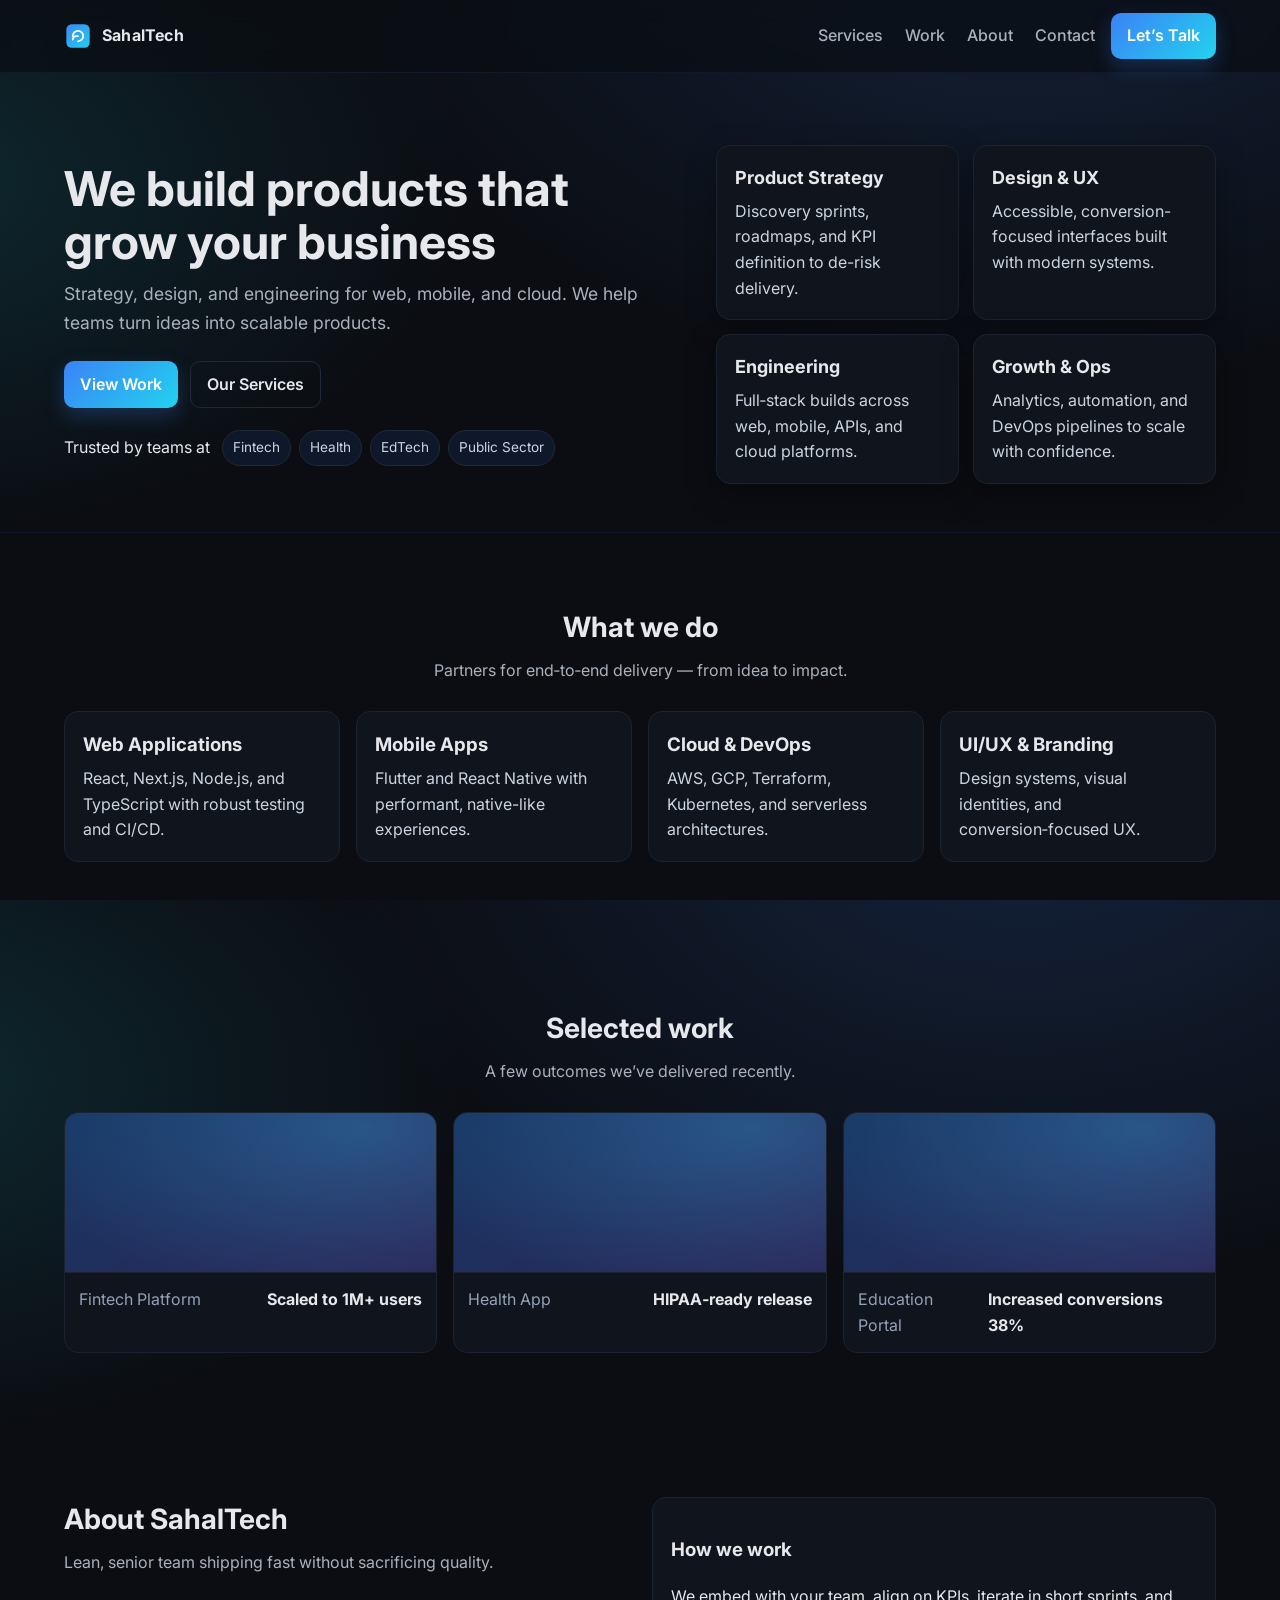
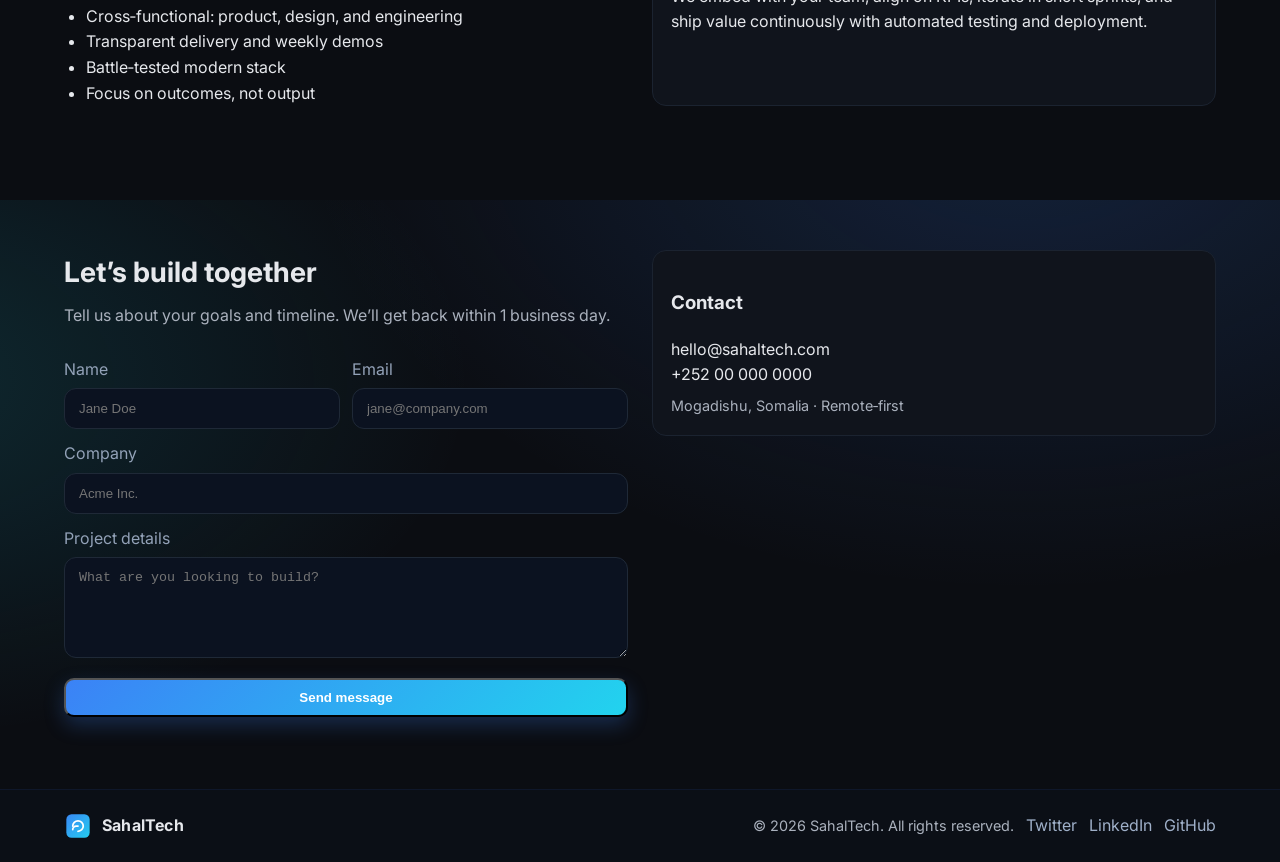
<file: index.html>
<!doctype html>
<html lang="en">
<head>
  <meta charset="utf-8" />
  <meta name="viewport" content="width=device-width, initial-scale=1" />
  <title>SahalTech — Innovative Digital Solutions</title>
  <meta name="description" content="We craft digital products: web, mobile, cloud, and branding for growth-focused businesses." />
  <link rel="preconnect" href="https://fonts.googleapis.com">
  <link rel="preconnect" href="https://fonts.gstatic.com" crossorigin>
  <link href="https://fonts.googleapis.com/css2?family=Inter:wght@400;500;600;700;800;900&display=swap" rel="stylesheet">
  <link rel="icon" type="image/svg+xml" href="/assets/favicon.svg" />
  <link rel="stylesheet" href="/styles.css" />
</head>
<body>
  <!-- Header -->
  <header class="site-header">
    <div class="container header-inner">
      <a href="#" class="brand" aria-label="SahalTech Home">
        <img src="/assets/logo.svg" alt="SahalTech" class="brand-logo" />
        <span class="brand-text">SahalTech</span>
      </a>

      <nav class="nav" aria-label="Primary">
        <button class="nav-toggle" aria-expanded="false" aria-controls="nav-menu">
          <span class="sr-only">Open menu</span>
          <span class="bar"></span>
          <span class="bar"></span>
          <span class="bar"></span>
        </button>
        <ul id="nav-menu" class="nav-menu">
          <li><a href="#services">Services</a></li>
          <li><a href="#work">Work</a></li>
          <li><a href="#about">About</a></li>
          <li><a href="#contact">Contact</a></li>
        </ul>
      </nav>

      <a class="cta cta-primary" href="#contact">Let’s Talk</a>
    </div>
  </header>

  <!-- Hero -->
  <section class="hero">
    <div class="container hero-inner">
      <div class="hero-copy">
        <h1>We build products that grow your business</h1>
        <p class="lead">Strategy, design, and engineering for web, mobile, and cloud. We help teams turn ideas into scalable products.
        </p>
        <div class="hero-actions">
          <a href="#work" class="cta cta-primary">View Work</a>
          <a href="#services" class="cta cta-secondary">Our Services</a>
        </div>
        <div class="trust">
          <span class="trust-label">Trusted by teams at</span>
          <div class="trust-logos">
            <div class="trust-pill">Fintech</div>
            <div class="trust-pill">Health</div>
            <div class="trust-pill">EdTech</div>
            <div class="trust-pill">Public Sector</div>
          </div>
        </div>
      </div>
      <div class="hero-media">
        <div class="card-grid">
          <div class="card">
            <h3>Product Strategy</h3>
            <p>Discovery sprints, roadmaps, and KPI definition to de-risk delivery.</p>
          </div>
          <div class="card">
            <h3>Design & UX</h3>
            <p>Accessible, conversion-focused interfaces built with modern systems.</p>
          </div>
          <div class="card">
            <h3>Engineering</h3>
            <p>Full‑stack builds across web, mobile, APIs, and cloud platforms.</p>
          </div>
          <div class="card">
            <h3>Growth & Ops</h3>
            <p>Analytics, automation, and DevOps pipelines to scale with confidence.</p>
          </div>
        </div>
      </div>
    </div>
  </section>

  <!-- Services -->
  <section id="services" class="section services">
    <div class="container">
      <header class="section-header">
        <h2>What we do</h2>
        <p>Partners for end‑to‑end delivery — from idea to impact.</p>
      </header>
      <div class="services-grid">
        <article class="service">
          <h3>Web Applications</h3>
          <p>React, Next.js, Node.js, and TypeScript with robust testing and CI/CD.</p>
        </article>
        <article class="service">
          <h3>Mobile Apps</h3>
          <p>Flutter and React Native with performant, native-like experiences.</p>
        </article>
        <article class="service">
          <h3>Cloud & DevOps</h3>
          <p>AWS, GCP, Terraform, Kubernetes, and serverless architectures.</p>
        </article>
        <article class="service">
          <h3>UI/UX & Branding</h3>
          <p>Design systems, visual identities, and conversion‑focused UX.</p>
        </article>
      </div>
    </div>
  </section>

  <!-- Work -->
  <section id="work" class="section work">
    <div class="container">
      <header class="section-header">
        <h2>Selected work</h2>
        <p>A few outcomes we’ve delivered recently.</p>
      </header>
      <div class="work-grid">
        <a class="work-card" href="#" aria-label="Case study fintech platform">
          <div class="work-img" role="img" aria-label="Analytics dashboard preview"></div>
          <div class="work-meta">
            <span>Fintech Platform</span>
            <strong>Scaled to 1M+ users</strong>
          </div>
        </a>
        <a class="work-card" href="#" aria-label="Case study health app">
          <div class="work-img" role="img" aria-label="Health app preview"></div>
          <div class="work-meta">
            <span>Health App</span>
            <strong>HIPAA‑ready release</strong>
          </div>
        </a>
        <a class="work-card" href="#" aria-label="Case study education portal">
          <div class="work-img" role="img" aria-label="Education portal preview"></div>
          <div class="work-meta">
            <span>Education Portal</span>
            <strong>Increased conversions 38%</strong>
          </div>
        </a>
      </div>
    </div>
  </section>

  <!-- About -->
  <section id="about" class="section about">
    <div class="container two-col">
      <div>
        <header class="section-header left">
          <h2>About SahalTech</h2>
          <p>Lean, senior team shipping fast without sacrificing quality.</p>
        </header>
        <ul class="list-checks">
          <li>Cross‑functional: product, design, and engineering</li>
          <li>Transparent delivery and weekly demos</li>
          <li>Battle‑tested modern stack</li>
          <li>Focus on outcomes, not output</li>
        </ul>
      </div>
      <div class="about-card">
        <h3>How we work</h3>
        <p>We embed with your team, align on KPIs, iterate in short sprints, and ship value continuously with automated testing and deployment.</p>
      </div>
    </div>
  </section>

  <!-- Contact -->
  <section id="contact" class="section contact">
    <div class="container two-col">
      <div>
        <header class="section-header left">
          <h2>Let’s build together</h2>
          <p>Tell us about your goals and timeline. We’ll get back within 1 business day.</p>
        </header>
        <form class="contact-form" action="#" method="post" onsubmit="event.preventDefault();">
          <div class="form-row">
            <label>
              <span>Name</span>
              <input required type="text" name="name" placeholder="Jane Doe" />
            </label>
            <label>
              <span>Email</span>
              <input required type="email" name="email" placeholder="jane@company.com" />
            </label>
          </div>
          <label>
            <span>Company</span>
            <input type="text" name="company" placeholder="Acme Inc." />
          </label>
          <label>
            <span>Project details</span>
            <textarea required name="message" rows="5" placeholder="What are you looking to build?" ></textarea>
          </label>
          <button class="cta cta-primary" type="submit">Send message</button>
        </form>
      </div>
      <aside class="contact-aside">
        <div class="contact-card">
          <h3>Contact</h3>
          <ul class="contact-list">
            <li><a href="mailto:hello@sahaltech.com">hello@sahaltech.com</a></li>
            <li><a href="tel:+252000000000">+252 00 000 0000</a></li>
          </ul>
          <div class="small">Mogadishu, Somalia · Remote‑first</div>
        </div>
      </aside>
    </div>
  </section>

  <footer class="site-footer">
    <div class="container footer-inner">
      <a href="#" class="brand">
        <img src="/assets/logo.svg" alt="SahalTech" class="brand-logo" />
        <span class="brand-text">SahalTech</span>
      </a>
      <div class="small">© <span id="year"></span> SahalTech. All rights reserved.</div>
      <ul class="social">
        <li><a href="#" aria-label="Twitter">Twitter</a></li>
        <li><a href="#" aria-label="LinkedIn">LinkedIn</a></li>
        <li><a href="#" aria-label="GitHub">GitHub</a></li>
      </ul>
    </div>
  </footer>

  <script src="/script.js"></script>
</body>
</html>
</file>
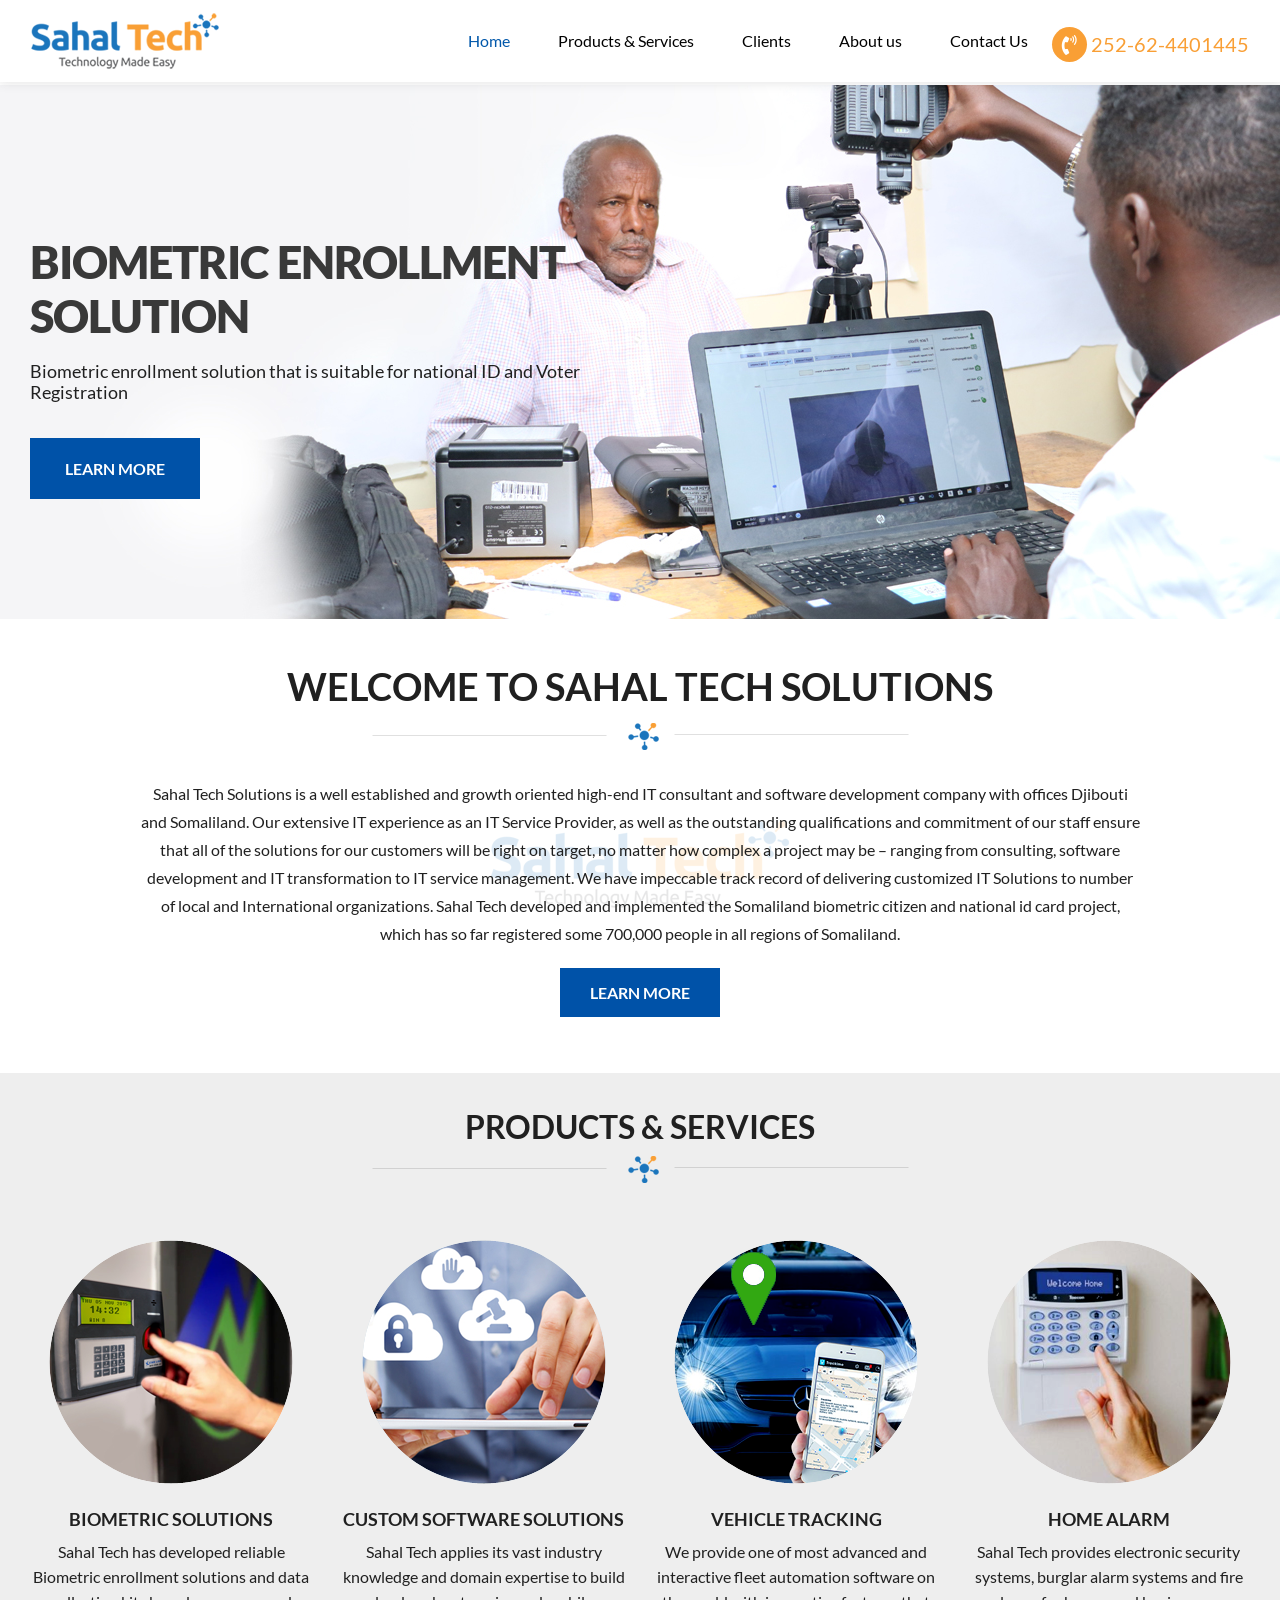
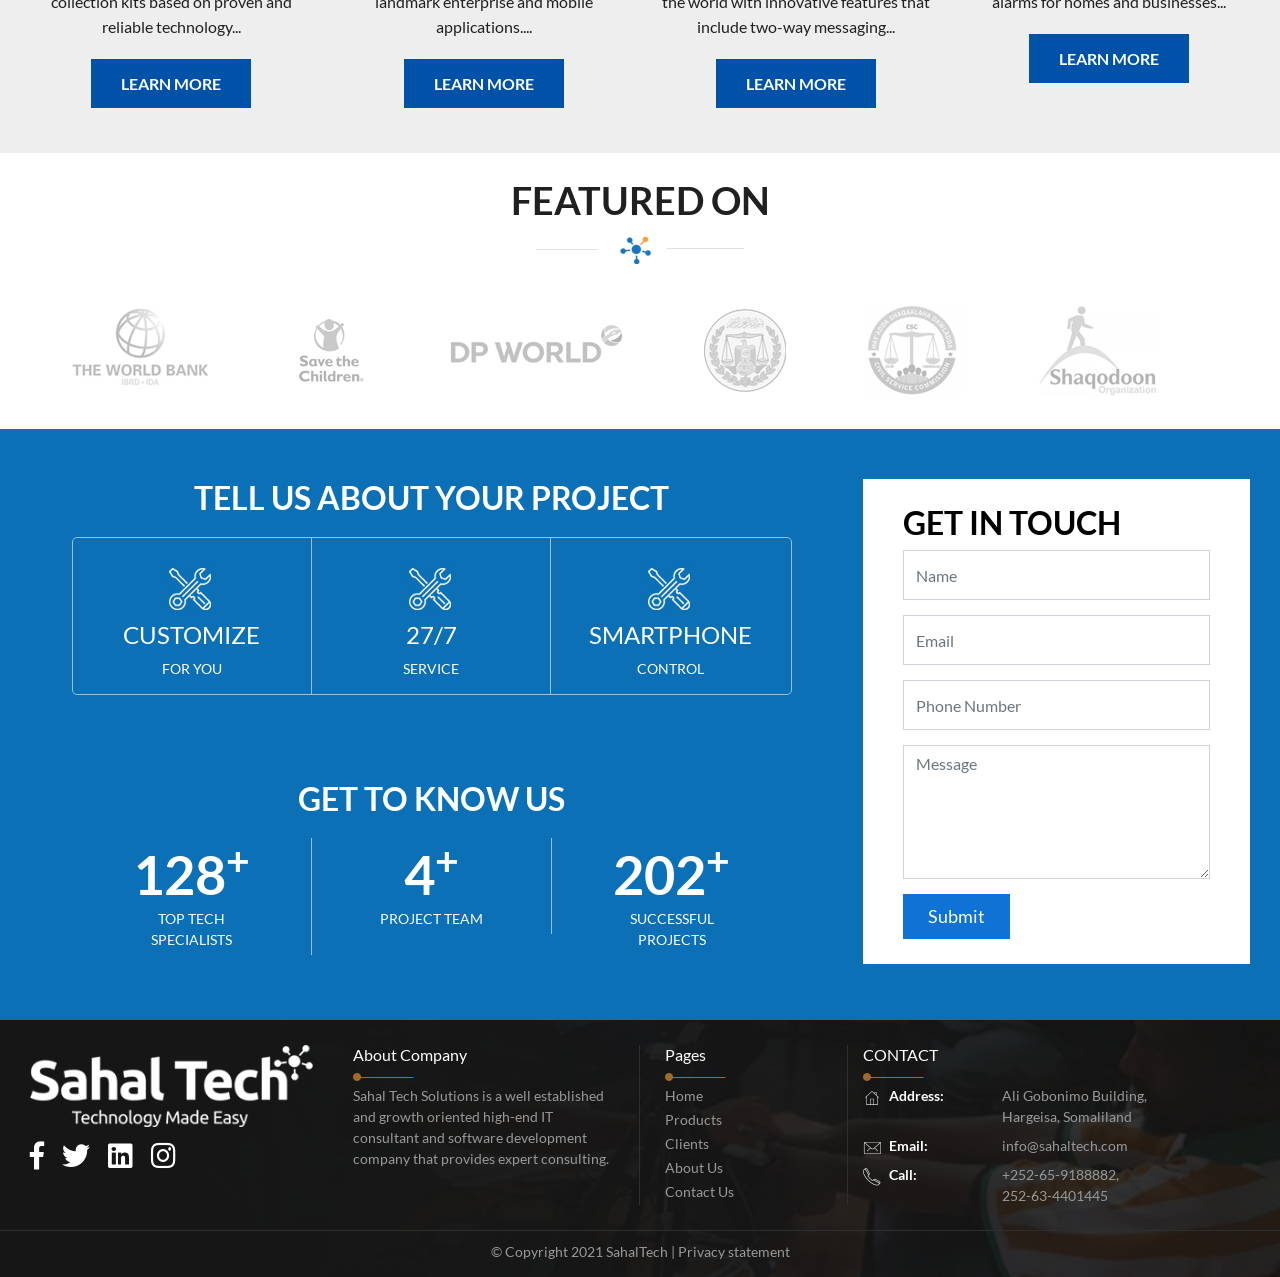
<file: company-profile/sahaltech.com/index.html>
<!doctype html>
<html lang="en">
  <head>
    <meta charset="utf-8">
    <meta name="viewport" content="width=device-width, initial-scale=1, shrink-to-fit=no">
    <meta name="description" content="">
    <meta name="author" content="">
    <link rel="icon" href="https://sahaltech.com/favicon.ico">

    <title>Sahal Tech</title>

	<link href="../fonts.googleapis.com/css%3Ffamily=Lato:300,400,700,900.css" rel="stylesheet">
    <!-- Bootstrap core CSS -->
    <link href="css/bootstrap.min.css" rel="stylesheet">
	 <link href="../use.fontawesome.com/releases/v5.1.0/css/all.css" rel="stylesheet">
    <!-- Custom styles for this template -->
    <link href="css/style.css" rel="stylesheet">
    <!-- Local mirror of sahaltech.com for offline viewing; design unchanged -->
  </head>

  <body>
	<nav class="navbar navbar-expand-lg fixed-top">
      <div class="container">
      <a class="navbar-brand mr-auto mr-lg-0" href="index.html#"><img src="images/logo.png"  alt=""> </a>
      <button class="navbar-toggler p-0 border-0" type="button" data-toggle="offcanvas">
        <span class="navbar-toggler-icon"></span>
      </button>

      <div class="navbar-collapse offcanvas-collapse" id="navbarsExampleDefault">
        <ul class="navbar-nav ml-auto">
          <li class="nav-item active">
            <a class="nav-link" href="https://sahaltech.com/index.html">Home</a>
          </li>
          <li class="nav-item">
            <a class="nav-link" href="https://sahaltech.com/products-services.html"> Products & Services</a>
          </li>
          
           <li class="nav-item">
            <a class="nav-link" href="https://sahaltech.com/clients.html"> Clients</a>
          </li>
          
          <li class="nav-item">
            <a class="nav-link" href="https://sahaltech.com/about-us.html">About us</a>
          </li>
          
          <li class="nav-item">
            <a class="nav-link" href="https://sahaltech.com/contact-us.html"> Contact Us</a>
          </li>
          
           <li class="nav-item"> <a href="index.html#" class="contact-top"><span><i class="fas fa-phone-volume"></i></span> 252-62-4401445</a></li>
          
        </ul>
        </div>
      </div>
    </nav>

<div id="banner">
	<div class="container">
    	<div class="row">
        	<div class="col-md-6">	
            <div class="banner-text">
             <h1>Biometric Enrollment Solution</h1>
              <p>Biometric enrollment solution that is suitable for national ID and
Voter Registration </p>
              <a href="index.html#" class="start-btn">Learn More</a>  
            </div>
            </div>
            
        </div>
    </div>
</div>


<div class="welcome-sec">
<div class="container">
<div class="row">
<div class="col-md-12 text-center">
<h1>Welcome to Sahal Tech Solutions<span><img src="images/heading-bg.png"  alt=""></span></h1>
<p class="center-text">Sahal Tech Solutions is a well established and growth oriented high-end IT consultant and software development company with offices Djibouti and Somaliland. Our extensive IT experience as an IT Service Provider, as well as the outstanding qualifications and commitment of our staff ensure that all of the solutions for our customers will be right on target, no matter how complex a project may be – ranging from consulting, software development and IT transformation to IT service management. We have impeccable track record of delivering customized IT Solutions to number of local and International organizations. Sahal Tech developed and implemented the Somaliland biometric citizen and national id card project, which has so far registered some 700,000 people in all regions of Somaliland. 

 <div class="text-center" > <a href="index.html#" class="read-more">Learn More</a>  </div>
</p>

</div>
</div>


</div>
</div>


<section class="product-service">
<div class="container">
    <div class="row">
    <div class="col-md-12 text-center">
    <h2>Products & Services<span><img src="images/heading-bg.png"  alt=""></span></h2>
    </div>
    </div>

<div class="row">
	<div class="col-md-3">
    	<div class="service-box">
            <img src="images/service-1.png" alt="" class="service-pic">
            <h3>Biometric Solutions</h3>
            <p>Sahal Tech has developed reliable Biometric enrollment solutions and data collection kits based on proven and reliable technology...</p>
            <a href="index.html#" class="read-more">Learn More</a>
        </div>
        </div>
        
        <div class="col-md-3">
        <div class="service-box">
            <img src="images/service-2.png" alt="" class="service-pic">
            <h3>Custom Software Solutions </h3>
            <p>Sahal Tech applies its vast industry knowledge and domain expertise to build landmark enterprise and mobile applications....</p>
            <a href="index.html#" class="read-more">Learn More</a>
        </div>
        </div>
        
        <div class="col-md-3">
        <div class="service-box">
            <img src="images/service-3.png" alt="" class="service-pic">
            <h3>Vehicle Tracking </h3>
            <p>We provide one of most advanced and interactive fleet automation software on the world with innovative features that include two-way messaging...</p>
            <a href="index.html#" class="read-more">Learn More</a>
        </div>
        </div>
        
        <div class="col-md-3">
        <div class="service-box">
            <img src="images/service-4.png" alt="" class="service-pic">
            <h3>Home Alarm </h3>
            <p>Sahal Tech provides electronic security systems, burglar alarm systems and fire alarms for homes and businesses...</p>
            <a href="index.html#" class="read-more">Learn More</a>
        </div>
        </div>
        
      </div>
</div>

</div>
</section>


<section class="featured-on">
		<h3>Featured On <span><img src="images/heading-b2.png"  alt=""></span></h3>
      <div class="container">  
        <ul>
        	<li><div class="logo-sec"><img src="images/logo-1.jpg" alt=""></div></li>
            <li><div class="logo-sec"><img src="images/logo-2.jpg" alt=""></div></li>
            <li><div class="logo-sec"><img src="images/logo-3.jpg" alt=""></div></li>
            <li><div class="logo-sec"><img src="images/logo-4.jpg" alt=""></div></li>
            <li><div class="logo-sec"><img src="images/logo-5.jpg" alt=""></div></li>
            <li><div class="logo-sec"><img src="images/logo-6.jpg" alt=""></div></li>
        </ul>
     </div>   
</section>

<section class="get-in-touch-sec">
	<div class="container">
    	<div class="row">
        	<div class="col-md-8">
            
           	  <div class="tell-us-project">
               	<h4>Tell Us About Your Project</h4>
                  <ul>
                   	  <li>
                        <img src="images/customize-icon.jpg" alt="">
						<h5>Customize</h5>
						  for you
                      </li>
                      
                       <li>
                        <img src="images/customize-icon.jpg" alt="">
						<h5>27/7 </h5>
						  Service
                      </li>
                      
                       <li>
                        <img src="images/customize-icon.jpg" alt="">
						<h5>Smartphone</h5>
						  Control
                      </li>
                  </ul>
                </div>
                
                
              <div class="get-to-know">
               	<h4>Get to Know Us</h4>
                  <ul>
                   	  <li>
                       
						<h5><span class="counter">280</span><sup>+</sup></h5>
						Top Tech <br>Specialists
                      </li>
                      
                       <li>
                      
						<h5><span class="counter">10</span><sup>+</sup> </h5>
						 Project Team
                      </li>
                      
                       <li>
                     
						<h5><span class="counter">450</span><sup>+</sup></h5>
						  Successful<br>Projects
                      </li>
                  </ul>
                </div>
                
            
            </div>
            <div class="col-md-4">
   	  <div class="get-in-touch">
                		<h4>Get In Touch</h4>
          <input type="text" value="" placeholder="Name" class="form-control">
          <input type="text" value="" placeholder="Email" class="form-control">
          <input type="text" value="" placeholder="Phone Number" class="form-control">
          <textarea   placeholder="Message" rows="5" class="form-control"></textarea>
    <input type="submit" value="Submit" class="submit">
                </div>
            </div>
        </div>
    </div>
</section>








<footer>
	<div class="container">
    	<div class="row">
        	<div class="col-md-3">
            	<img src="images/foot-logo.png" alt="" class="img-fluid">
                 <div class="social">
                	<a href="index.html#"><i class=" fab fa-facebook-f"></i></a>
                    <a href="index.html#" class="tw"><i class=" fab fa-twitter"></i></a>
                    <a href="index.html#" class="lk"><i class=" fab fa-linkedin"></i></a>
                    <a href="index.html#" class="in"><i class=" fab fa-instagram"></i></a>
                </div>
          </div>
            
            <div class="col-md-3 sep">
            	<h6>About Company</h6>
               <img src="images/about-head-bg.png"  alt="">
              <p>Sahal Tech Solutions is a well established and growth oriented high-end IT consultant and software development company that provides expert consulting.</p>
            
           </div> 
            <div class="col-md-2 sep">
            	<h6>Pages</h6>
                 <img src="images/about-head-bg.png"  alt="">
                <ul>
                	<li><a  href="https://sahaltech.com/index.html">Home</a></li>
                    <li><a  href="https://sahaltech.com/products-services.html">Products</a></li>
                    <li><a  href="https://sahaltech.com/clients.html">Clients</a></li>
                    <li><a  href="https://sahaltech.com/about-us.html">About Us</a></li>
                    <li><a  href="https://sahaltech.com/contact-us.html">Contact Us</a></li>
                </ul>
            </div>
            
            <div class="col-md-4">
            	<h6>CONTACT</h6>
                 <img src="images/about-head-bg.png"  alt="">
                <table width="100%" border="0" cellspacing="0" cellpadding="0">
                  <tr>
                    <th align="left" valign="top"><img src="images/foot-home.png" alt=""> Address:</th>
                    <td align="left" valign="top">Ali Gobonimo Building,<br> Hargeisa, Somaliland</td>
                    </tr>
                    
                    <tr>
                     <th align="left" valign="top"><img src="images/foot-email.png" alt=""> Email:</th>
                    <td align="left" valign="top"> info@sahaltech.com </td>
                    </tr>
                    
                    <tr>
                     <th align="left" valign="top"><img src="images/foot-phone.png" alt=""> Call:</th>
                    <td align="left" valign="top">+252-65-9188882,<br> 252-63-4401445 </td>
                  </tr>
                </table>

                
               
                
            </div>
            
        </div>
    </div>
	<div class="copy"> © Copyright 2021 SahalTech | Privacy statement </div>    
</footer>

<div id="stop" class="scrollTop">    <a href="index.html"><img src="images/foot-btm-arrow.png" width="40"  alt=""> </a>  </div>
<!-- Bootstrap core JavaScript
    ================================================== -->
    <!-- Placed at the end of the document so the pages load faster -->
      <script src="../ajax.googleapis.com/ajax/libs/jquery/1.10.2/jquery.min.js"></script> 
    <script>window.jQuery || document.write('<script src="js/jquery-slim.min.js"><\\/script>')</script>
    <script src="js/vendor/popper.min.js"></script>
    <script src="js/bootstrap.min.js"></script>
    <script>
    $(function () {
		  'use strict'
		
		  $('[data-toggle="offcanvas"]').on('click', function () {
			$('.offcanvas-collapse').toggleClass('open')
		  })
		})
		</script>
        
       
          
          
<script>
$(document).ready(function() {
  var scrollTop = $(".scrollTop");
  $(window).scroll(function() {
    // declare variable
    var topPos = $(this).scrollTop();
    // if user scrolls down - show scroll to top button
    if (topPos > 100) {
      $(scrollTop).css("opacity", "1");

    } else {
      $(scrollTop).css("opacity", "0");
    }

  }); // scroll END

  //Click event to scroll to top
  $(scrollTop).click(function() {
    $('html, body').animate({
      scrollTop: 0
    }, 800);
    return false;

  }); // click() scroll top EMD


}); // ready() END
    </script>

    <script src="../cdnjs.cloudflare.com/ajax/libs/waypoints/2.0.3/waypoints.min.js"></script>
    <script src="js/jquery.counterup.min.js"></script> 
  <script>
        jQuery(document).ready(function( $ ) {
            $('.counter').counterUp({
                delay: 10,
                time: 1000
            });
        });
    </script>
  </body>
</html>
</file>
<file: styles.css>
/* Base */
:root{
  --bg: #0b0d12;
  --bg-elev: #0f1218;
  --text: #e6e8ec;
  --muted: #aab1bd;
  --brand: #3b82f6;
  --brand-2: #22d3ee;
  --accent: #8b5cf6;
  --card: #10141c;
  --card-border: #1b2330;
  --ok: #10b981;
  --warn: #f59e0b;
  --danger: #ef4444;
  --shadow: 0 10px 30px rgba(0,0,0,.35);
}
*{box-sizing:border-box}
html,body{height:100%}
body{
  margin:0;
  font-family: Inter, system-ui, -apple-system, Segoe UI, Roboto, Ubuntu, Cantarell, Noto Sans, Helvetica, Arial, "Apple Color Emoji", "Segoe UI Emoji";
  background: radial-gradient(1200px 800px at 80% -10%, rgba(59,130,246,.18), transparent 60%),
              radial-gradient(1000px 600px at -10% 20%, rgba(34,211,238,.14), transparent 60%),
              var(--bg);
  color:var(--text);
  line-height:1.6;
}
img{max-width:100%;display:block}
.container{max-width:1200px;margin:0 auto;padding:0 24px}
.small{color:var(--muted);font-size:.9rem}
.sr-only{position:absolute;width:1px;height:1px;padding:0;margin:-1px;overflow:hidden;clip:rect(0,0,0,0);white-space:nowrap;border:0}

/* Header */
.site-header{position:sticky;top:0;z-index:50;background:rgba(11,13,18,.7);backdrop-filter:saturate(1.2) blur(12px);border-bottom:1px solid #111827}
.header-inner{display:flex;align-items:center;gap:16px;min-height:72px}
.brand{display:flex;align-items:center;gap:10px;color:var(--text);text-decoration:none}
.brand-logo{width:28px;height:28px}
.brand-text{font-weight:700;letter-spacing:.2px}

.nav{margin-left:auto;display:flex;align-items:center;gap:16px}
.nav-menu{display:flex;gap:22px;list-style:none;margin:0;padding:0}
.nav-menu a{color:var(--muted);text-decoration:none;font-weight:500}
.nav-menu a:hover{color:var(--text)}
.nav-toggle{display:none;background:none;border:0;padding:8px;cursor:pointer}
.nav-toggle .bar{display:block;width:22px;height:2px;background:var(--text);margin:4px 0;border-radius:2px}

.cta{display:inline-flex;align-items:center;justify-content:center;padding:10px 16px;border-radius:10px;text-decoration:none;font-weight:600;transition:transform .06s ease, box-shadow .2s ease}
.cta:active{transform:translateY(1px)}
.cta-primary{background:linear-gradient(135deg, var(--brand), var(--brand-2));color:white;box-shadow:0 8px 20px rgba(59,130,246,.25)}
.cta-secondary{background:transparent;color:var(--text);border:1px solid #1f2937}

/* Hero */
.hero{padding:72px 0 48px;border-bottom:1px solid #0f172a}
.hero-inner{display:grid;grid-template-columns:1.1fr .9fr;gap:40px;align-items:center}
.hero h1{font-size:48px;line-height:1.1;margin:0 0 12px}
.hero .lead{color:var(--muted);font-size:1.1rem;margin:0 0 24px}
.hero-actions{display:flex;gap:12px;margin:0 0 22px}
.trust{display:flex;align-items:center;gap:12px}
.trust-logos{display:flex;gap:8px;flex-wrap:wrap}
.trust-pill{background:#0f172a;padding:6px 10px;border:1px solid #1f2937;border-radius:999px;color:#cbd5e1;font-size:.85rem}

.card-grid{display:grid;grid-template-columns:1fr 1fr;gap:14px}
.card{background:var(--card);border:1px solid var(--card-border);padding:18px;border-radius:14px;box-shadow:var(--shadow)}
.card h3{margin:0 0 6px;font-size:18px}
.card p{margin:0;color:#cbd5e1}

/* Sections */
.section{padding:72px 0}
.section-header{text-align:center;margin:0 0 28px}
.section-header.left{text-align:left}
.section-header h2{margin:0 0 8px;font-size:28px}
.section-header p{margin:0;color:var(--muted)}

/* Services */
.services-grid{display:grid;grid-template-columns:repeat(4,1fr);gap:16px}
.service{background:var(--card);border:1px solid var(--card-border);border-radius:14px;padding:18px}
.service h3{margin:0 0 6px}
.service p{margin:0;color:#cbd5e1}

/* Work */
.work-grid{display:grid;grid-template-columns:repeat(3,1fr);gap:16px}
.work-card{display:flex;flex-direction:column;background:var(--card);border:1px solid var(--card-border);border-radius:14px;overflow:hidden;text-decoration:none;color:inherit}
.work-img{height:160px;background:linear-gradient(135deg, rgba(59,130,246,.3), rgba(139,92,246,.25)), radial-gradient(600px 300px at 80% 10%, rgba(34,211,238,.3), transparent 60%), #0b1220;border-bottom:1px solid var(--card-border)}
.work-meta{display:flex;justify-content:space-between;gap:8px;padding:14px}
.work-meta span{color:#93a2b8}

/* About */
.two-col{display:grid;grid-template-columns:1fr 1fr;gap:24px}
.list-checks{margin:0;padding:0 0 0 22px}
.about-card{background:var(--card);border:1px solid var(--card-border);border-radius:14px;padding:18px}

/* Contact */
.contact-form{display:grid;gap:12px}
.form-row{display:grid;grid-template-columns:1fr 1fr;gap:12px}
label span{display:block;margin-bottom:6px;color:#93a2b8}
input, textarea{width:100%;padding:12px 14px;border-radius:12px;border:1px solid #1f2937;background:#0b1220;color:var(--text);outline:none}
input:focus, textarea:focus{border-color:#334155;box-shadow:0 0 0 3px rgba(51,65,85,.35)}
.contact-aside{align-self:start}
.contact-card{background:var(--card);border:1px solid var(--card-border);border-radius:14px;padding:18px;position:sticky;top:96px}
.contact-list{list-style:none;margin:0 0 6px;padding:0}
.contact-list a{color:var(--text);text-decoration:none}
.contact-list a:hover{color:#cbd5e1}

/* Footer */
.site-footer{border-top:1px solid #0f172a;padding:22px 0;background:#0b0f16}
.footer-inner{display:flex;align-items:center;gap:12px}
.footer-inner .brand{margin-right:auto}
.social{display:flex;gap:12px;list-style:none;margin:0;padding:0}
.social a{color:#9fb0c9;text-decoration:none}
.social a:hover{color:#e2e8f0}

/* Responsive */
@media (max-width: 1000px){
  .hero-inner{grid-template-columns:1fr}
}
@media (max-width: 860px){
  .services-grid{grid-template-columns:repeat(2,1fr)}
  .work-grid{grid-template-columns:repeat(2,1fr)}
}
@media (max-width: 640px){
  .nav-menu{position:fixed;inset:72px 16px auto 16px;background:#0b0f16;border:1px solid #1f2937;border-radius:14px;padding:12px;display:none;flex-direction:column;gap:6px}
  .nav-menu.show{display:flex}
  .nav-toggle{display:block}
  .cta-primary{display:none}
  .two-col{grid-template-columns:1fr}
  .form-row{grid-template-columns:1fr}
  .hero h1{font-size:36px}
}
</file>
<file: company-profile/sahaltech.com/css/style.css>
body{font-family: 'Lato', sans-serif; font-size:14px; color:#202020; font-weight:400; line-height:21px;  padding-top: 85px;}

html,
body {  overflow-x: hidden; /* Prevent scroll on narrow devices */}
.fixed-top{ background:#fff;}

.navbar-toggler{ background:url(../images/menu-icom.png) no-repeat center; outline:none;}
.navbar-toggler:focus{ outline:none;}
.container{ width:100%; max-width:1250px;}
nav{box-shadow:         0px 0px 11px 0px rgba(50, 50, 50, 0.15);}
nav .nav-link{ color:#000; font-size:16px;  }
nav .nav-link:hover{ color:#0057aa;  }

nav .nav-item.active .nav-link{ color:#0057aa;  }

nav  .contact-top{ font-size:20px; color:#f99f35; display:block; margin-top:7px;}
nav  .contact-top:hover{ text-decoration:none;}
nav  .contact-top span{ display:inline-block; width:35px; background:#f99f35; color:#fff; height:35px; border-radius:50px; text-align:center; line-height:35px;}


.navbar-expand-lg .navbar-nav .nav-link { padding-top:10px; padding-bottom:10px;    padding-right: 1.5rem;    padding-left: 1.5rem;}
.navbar-expand-lg .dropdown-menu {    position: absolute;    margin: 8px 0 0; border-radius:0; font-size:14px;   }
nav .nav-link.geting{ color:#fff; border-radius:25px; background: rgb(251, 109, 112);
background: -moz-linear-gradient(0deg, rgb(251, 109, 112) 30%, rgb(248, 51, 118) 70%);
background: -webkit-linear-gradient(0deg, rgb(251, 109, 112) 30%, rgb(248, 51, 118) 70%);
background: -o-linear-gradient(0deg, rgb(251, 109, 112) 30%, rgb(248, 51, 118) 70%);
background: -ms-linear-gradient(0deg, rgb(251, 109, 112) 30%, rgb(248, 51, 118) 70%);
background: linear-gradient(90deg, rgb(251, 109, 112) 30%, rgb(248, 51, 118) 70%);}

.navbar-brand, .navbar-brand:focus, .navbar-brand:hover{ color:#202020; font-size:22px;}

.nav-scroller {  position: relative;  z-index: 2;  height: 2.75rem;  overflow-y: hidden; }
.nav-scroller .nav {  display: -ms-flexbox;  display: flex;  -ms-flex-wrap: nowrap;  flex-wrap: nowrap;  padding-bottom: 1rem;  margin-top: -1px;
  overflow-x: auto;  color: rgba(255, 255, 255, .75);  text-align: center;  white-space: nowrap;  -webkit-overflow-scrolling: touch;}
.nav-underline .nav-link {  padding-top: .75rem;  padding-bottom: .75rem;  font-size: .875rem;  color: #202020;}
.nav-underline .nav-link:hover {  color: #007bff;}
.nav-underline .active {  font-weight: 500;  color: #343a40;}


@media (max-width: 991.98px) {
  .offcanvas-collapse {    position: fixed;    top: 68px; /* Height of navbar */    bottom: 0;    left: 100%;    width: 100%;
    padding-right: 1rem;    padding-left: 1rem;    overflow-y: auto;    visibility: hidden;    background-color: #fff;    
	transition-timing-function: ease-in-out;    transition-duration: .3s;    transition-property: left, visibility;
  }
  .navbar-expand-lg .navbar-nav .nav-link { padding-top:10px; padding-bottom:10px;    padding-right: 1.5rem;    padding-left: 0rem;}
  
  .offcanvas-collapse.open {    left: 0;    visibility: visible;  }
}


#banner{ background:url(../images/banner-1.jpg) no-repeat right  bottom;}
.banner-text{ padding:130px 0 120px 0;}
.banner-text h1{  color:#393939; font-size:45px; font-weight:900;  text-transform:uppercase; padding:20px 0  10px 0; letter-spacing:-1px;}
.banner-text p{ margin-bottom:35px; font-size:18px;}
.banner-text .start-btn{ color:#fff; display:inline-block; padding:20px 35px; margin-right:15px;background: #0052a8; font-size:16px;  text-transform:uppercase;  font-weight:700;}
.banner-text .start-btn:hover{ text-decoration:none;}

.read-more{ color:#fff; display:inline-block; padding:14px 30px; margin-top:20px; background: #0052a8; font-size:16px;  text-transform:uppercase;  font-weight:700;}
.read-more:hover{ text-decoration:none;  color:#fff;}



.owl-nav{ display:none !important;}
.owl-dots.disabled{ display:block !important;  }
.owl-dot{ width:16px; height:16px; background:#aeadad !important; border-radius:50%; margin:0 1px 5px 1px; transition:0.3s; border:#fff 2px solid;}
.owl-dot.active{ background:#ed3237 !important; width:16px; height:16px;  transition:0.3s; }
.owl-dots{ text-align:center; margin-top:20px;}
.owl-dot:hover, .owl-dot:focus, .owl-dot.active:hover,  .owl-dot.active:focus{ outline:none !important;}



.welcome-sec{  padding:40px 0;}
.welcome-sec h1{ margin-top:5px; text-align:center; font-size:38px;  font-weight:bold; text-transform:uppercase; } 
.welcome-sec  h1 span{  display:block; border-radius:10px; margin:0px auto 25px auto; }
.welcome-sec .grid4{ background:#fff; box-shadow:         0px 0px 13px 0px rgba(50, 50, 50, 0.15); padding:15px; margin:55px  auto 0 auto; padding-top:45px;}
.welcome-sec  .heading1{ color:#f83376; font-size:15px;}
.welcome-sec .fa-icon{ width:70px; height:70px; border:#ddd 1px solid; font-size:25px; line-height:70px; border-radius:50%; position:absolute; top:20px; left:50%; margin-left:-35px; background:#fff; color:#f83376;     box-shadow: 0px 0px 13px 0px rgba(50, 50, 50, 0.15);}
 .center-text{ max-width:1000px; margin:auto; font-size:16px; line-height:28px;  background:url(../images/logo-bg.png) center no-repeat;}
 
.product-service{ background:#eee; padding:35px 15px 15px 15px;}
.product-service  h2{ text-align:center; font-weight:bold; text-transform:uppercase;}
.product-service  h2 span{  display:block; border-radius:10px; margin:0px auto 25px auto; }

.service-box{ text-align:center; padding:30px 0;}
.service-box h3{ font-weight:bold; text-transform:uppercase; margin-top:25px; font-size:18px;}
.service-box p{ margin-bottom:0; font-size:16px; line-height:25px;}
.service-pic{ border-radius:50%; max-width:100%;}


.featured-on{  padding:20px 0;}
.featured-on h3{ margin-top:5px; text-align:center; font-size:38px;  font-weight:bold; text-transform:uppercase; } 
.featured-on  h3 span{  display:block; border-radius:10px; margin:0px auto 25px auto; }
.featured-on  ul{ margin:0; padding:0;}
.featured-on li{ list-style:none; display:inline-block;}
.featured-on li .logo-sec{ padding:8px 35px; transition:0.5s; filter: grayscale(100%); opacity:0.3; }
.featured-on li .logo-sec:hover{ background:#fff; box-shadow:         0px 0px 8px 0px rgba(50, 50, 50, 0.22);  filter: grayscale(0%); opacity:1;}

.get-in-touch-sec{ background:#0b70b6; color:#fff; padding:50px 0; }
.get-in-touch{ background:#fff; color:#000; padding:25px 40px;}
.get-in-touch h4{ text-transform:uppercase; font-weight:bold; font-size:32px;}

.get-in-touch .form-control{ border-radius:0; margin-bottom:15px; min-height:50px;}
.submit{ background:#0f72d4; padding:12px 25px; color:#fff; border:none; font-size:18px;}

.tell-us-project{ text-align:center;}
.tell-us-project h4{ text-transform:uppercase; font-weight:bold; font-size:32px; margin-bottom:20px;}
.tell-us-project ul{ padding:0; border:#91c4e8 1px solid; border-radius:5px; overflow:hidden; max-width:720px; margin:15px auto;}
.tell-us-project li{ width:33.33%; border-right:1px solid #91c4e8; text-transform:uppercase; list-style:none; padding:15px 0; float:left; }
.tell-us-project li:last-child{ border-right:none;}
.tell-us-project h5{ font-size:24px;}


.get-to-know{ text-align:center; padding-top:70px;}
.get-to-know h4{ text-transform:uppercase; font-weight:bold; font-size:32px; margin-bottom:20px;}
.get-to-know ul{ padding:0;border-radius:5px; overflow:hidden; max-width:720px; margin:15px auto;}
.get-to-know li{ width:33.33%; border-right:1px solid #91c4e8; text-transform:uppercase; list-style:none; padding:5px 0; float:left; }
.get-to-know li:last-child{ border-right:none;}
.get-to-know h5{ font-size:54px; font-weight:bold; margin-bottom:0;}

footer{ background:#040404 url(../images/footer-bg.png) no-repeat bottom right; background-size:100%; color:#fff; padding:25px 0 15px 0; color:#999;}
.copy{ border-top:#2e2e2e 1px solid; color:#999; text-align:center; padding:10px  0 0 0 ;}
footer h6{ margin-bottom:0; color:#fff;}
footer  ul{ margin:0; padding:0;}
footer  li{ list-style:none; margin:0; padding:0 0 3px 0;}
footer li a{color:#999;}
footer li a:hover{color:#fff; text-decoration:none;}
.sep{  border-right:#2e2e2e 1px solid; padding:0 25px; margin-bottom:25px; }

footer th {color:#fff;}
footer th img{ margin-right:5px; }
footer td{ padding-bottom:8px;}

.social a{ color:#fff; display:inline-block; font-size:28px; margin:15px  15px 5px 0px ;}



.scrollTop {  position: fixed;  right: 20px;  bottom: 30px;  width:50px;   height:50px; border-radius:5px;
  opacity: 0;  transition: all 0.4s ease-in-out 0s;  cursor:pointer; text-align:center; padding-top:5px; z-index:99999;}
  
.scrollTop a {  font-size: 14px;  color: #fff;}
.scrollTop a:hover, .scrollTop a:focus{ text-decoration:none;} 


.main-head{ background:url(../images/main-head-bg.png) repeat; padding:45px 0; color:#fff; font-size:42px;} 
.body{ padding:35px 0; font-size:16px; line-height:24px;}
.body h1{ text-transform:uppercase; font-weight:900;}

.client-logo{ max-width:280px; padding:25px; border:#ddd 1px solid; text-align:center;  margin:35px auto; }
.about-pic{ float:left; margin-right:50px; max-width:100%;}

.list{ margin:0; padding: 0 0 35px 15px ;}
.list li{ margin:5px 0;}

.odd-row{ overflow:hidden; margin:20px 0; font-size:17px; line-height:25px;}
.odd-row h2{ text-transform:uppercase; font-weight:900 ; font-size:28px;}
.odd-row .colp-1{ width:55%; float:left;}
.odd-row .colp-2{ width:40%; float:right;}


.even-row{ overflow:hidden; margin:70px 0; font-size:17px; line-height:25px;}
.even-row h2{ text-transform:uppercase; font-weight:900; font-size:28px;}
.even-row .colp-1{ width:55%; float:right;}
.even-row .colp-2{ width:40%; float:left;}

.contact-form h2{ font-weight:bold; }

.text-box{ width:100%; min-height:50px; font-size:14px; padding:5px 5px 5px 35px; border:#ccc 1px solid; outline:none; margin-top:25px;}
.name-filed{ background:url(../images/name-icon.jpg) no-repeat 12px 17px;}
.email-filed{ background:url(../images/email-icon.jpg) no-repeat 12px 17px;}
.phone-filed{ background:url(../images/phone-icon.jpg) no-repeat 12px 17px;}
.mess-filed{ background:url(../images/message-icon.jpg) no-repeat 12px 17px; padding-top:18px;}
.submit-btn{ background:#ff6d19 url(../images/submit-icon.png) no-repeat 15px;; padding:18px 35px 18px 45px; font-size:16px; color:#fff; border:none; margin-top:25px;}

.contact-table{ margin-top:95px;}
.contact-table td, .contact-table th{ padding-bottom:10px;}
.contact-table th img { margin-right:5px;}
.whatsapp{ font-weight:700; padding-top:10px;}
.whatsapp img{ margin-right:5px;}

.our-location{ padding-top:50px; margin-bottom:-35px;}


@media (min-width: 990px){
	#process .owl-dots{ display:none !important;}
}
@media (max-width: 990px){
.container {    max-width: 100%;}
.tringle{ transform:scale(0.8);}
}

@media(max-width:767px){
		.tell-us-project h4, .get-to-know h4{ font-size:24px;}
		.container{ max-width:100%;}
		.get-to-know h5 {    font-size: 28px;  }
		.get-to-know li{ font-size:12px; line-height:18px;}
		.tell-us-project li{ width:100%; border:none;     border-bottom: 1px solid #91c4e8; padding:5px;}
		.tell-us-project li:last-child{  border:none;    }
		.tell-us-project h5{ margin-bottom:2px; font-size:20px;}
		.get-to-know{ padding-top:10px;}
		.social{ padding-bottom:15px;}
		footer{ background-size:cover;}
		.copy{ margin-top:15px;}
		
		.even-row .colp-1{ width:100%; float:left;}
		.even-row .colp-2{ width:100%; float:left;}
		.odd-row .colp-1{ width:100%; float:left;}
		.odd-row .colp-2{ width:100%; float:left;}
		.even-row, .odd-row { margin:20px 0;}
		
		.even-row h2, .odd-row h2{ margin-top:20px; font-size:22px;} 
		.main-head{ font-size:30px; padding:28px 0;}
		.contact-table{ margin-top:10px; margin-bottom:25px;}
	}
	
@media(max-width:480px){
	#banner {    background: url(../images/banner-1.jpg) no-repeat right top;    background-size: cover;}
	.sep{ border:none; padding:10px 15px;}
	.banner-text {    padding-top: 10px;    text-align: center;    background: rgba(255,255,255,0.4);    padding-bottom: 0;    margin: 0 -15px;}	
	.banner-text .top-text{ font-size:20px;}
	.banner-text h1{ font-size:25px;}
	.banner-text .start-btn {      padding: 14px 25px;}
	
	
	
}
</file>
<file: company-profile/use.fontawesome.com/releases/v5.1.0/css/all.css>
/*!
 * Font Awesome Free 5.1.0 by @fontawesome - https://fontawesome.com
 * License - https://fontawesome.com/license (Icons: CC BY 4.0, Fonts: SIL OFL 1.1, Code: MIT License)
 */
.fa,.fab,.fal,.far,.fas{-moz-osx-font-smoothing:grayscale;-webkit-font-smoothing:antialiased;display:inline-block;font-style:normal;font-variant:normal;text-rendering:auto;line-height:1}.fa-lg{font-size:1.33333em;line-height:.75em;vertical-align:-.0667em}.fa-xs{font-size:.75em}.fa-sm{font-size:.875em}.fa-1x{font-size:1em}.fa-2x{font-size:2em}.fa-3x{font-size:3em}.fa-4x{font-size:4em}.fa-5x{font-size:5em}.fa-6x{font-size:6em}.fa-7x{font-size:7em}.fa-8x{font-size:8em}.fa-9x{font-size:9em}.fa-10x{font-size:10em}.fa-fw{text-align:center;width:1.25em}.fa-ul{list-style-type:none;margin-left:2.5em;padding-left:0}.fa-ul>li{position:relative}.fa-li{left:-2em;position:absolute;text-align:center;width:2em;line-height:inherit}.fa-border{border:.08em solid #eee;border-radius:.1em;padding:.2em .25em .15em}.fa-pull-left{float:left}.fa-pull-right{float:right}.fa.fa-pull-left,.fab.fa-pull-left,.fal.fa-pull-left,.far.fa-pull-left,.fas.fa-pull-left{margin-right:.3em}.fa.fa-pull-right,.fab.fa-pull-right,.fal.fa-pull-right,.far.fa-pull-right,.fas.fa-pull-right{margin-left:.3em}.fa-spin{animation:a 2s infinite linear}.fa-pulse{animation:a 1s infinite steps(8)}@keyframes a{0%{transform:rotate(0deg)}to{transform:rotate(1turn)}}.fa-rotate-90{-ms-filter:"progid:DXImageTransform.Microsoft.BasicImage(rotation=1)";transform:rotate(90deg)}.fa-rotate-180{-ms-filter:"progid:DXImageTransform.Microsoft.BasicImage(rotation=2)";transform:rotate(180deg)}.fa-rotate-270{-ms-filter:"progid:DXImageTransform.Microsoft.BasicImage(rotation=3)";transform:rotate(270deg)}.fa-flip-horizontal{-ms-filter:"progid:DXImageTransform.Microsoft.BasicImage(rotation=0, mirror=1)";transform:scaleX(-1)}.fa-flip-vertical{transform:scaleY(-1)}.fa-flip-horizontal.fa-flip-vertical,.fa-flip-vertical{-ms-filter:"progid:DXImageTransform.Microsoft.BasicImage(rotation=2, mirror=1)"}.fa-flip-horizontal.fa-flip-vertical{transform:scale(-1)}:root .fa-flip-horizontal,:root .fa-flip-vertical,:root .fa-rotate-90,:root .fa-rotate-180,:root .fa-rotate-270{-webkit-filter:none;filter:none}.fa-stack{display:inline-block;height:2em;line-height:2em;position:relative;vertical-align:middle;width:2em}.fa-stack-1x,.fa-stack-2x{left:0;position:absolute;text-align:center;width:100%}.fa-stack-1x{line-height:inherit}.fa-stack-2x{font-size:2em}.fa-inverse{color:#fff}.fa-500px:before{content:"\f26e"}.fa-accessible-icon:before{content:"\f368"}.fa-accusoft:before{content:"\f369"}.fa-address-book:before{content:"\f2b9"}.fa-address-card:before{content:"\f2bb"}.fa-adjust:before{content:"\f042"}.fa-adn:before{content:"\f170"}.fa-adversal:before{content:"\f36a"}.fa-affiliatetheme:before{content:"\f36b"}.fa-algolia:before{content:"\f36c"}.fa-align-center:before{content:"\f037"}.fa-align-justify:before{content:"\f039"}.fa-align-left:before{content:"\f036"}.fa-align-right:before{content:"\f038"}.fa-allergies:before{content:"\f461"}.fa-amazon:before{content:"\f270"}.fa-amazon-pay:before{content:"\f42c"}.fa-ambulance:before{content:"\f0f9"}.fa-american-sign-language-interpreting:before{content:"\f2a3"}.fa-amilia:before{content:"\f36d"}.fa-anchor:before{content:"\f13d"}.fa-android:before{content:"\f17b"}.fa-angellist:before{content:"\f209"}.fa-angle-double-down:before{content:"\f103"}.fa-angle-double-left:before{content:"\f100"}.fa-angle-double-right:before{content:"\f101"}.fa-angle-double-up:before{content:"\f102"}.fa-angle-down:before{content:"\f107"}.fa-angle-left:before{content:"\f104"}.fa-angle-right:before{content:"\f105"}.fa-angle-up:before{content:"\f106"}.fa-angry:before{content:"\f556"}.fa-angrycreative:before{content:"\f36e"}.fa-angular:before{content:"\f420"}.fa-app-store:before{content:"\f36f"}.fa-app-store-ios:before{content:"\f370"}.fa-apper:before{content:"\f371"}.fa-apple:before{content:"\f179"}.fa-apple-pay:before{content:"\f415"}.fa-archive:before{content:"\f187"}.fa-archway:before{content:"\f557"}.fa-arrow-alt-circle-down:before{content:"\f358"}.fa-arrow-alt-circle-left:before{content:"\f359"}.fa-arrow-alt-circle-right:before{content:"\f35a"}.fa-arrow-alt-circle-up:before{content:"\f35b"}.fa-arrow-circle-down:before{content:"\f0ab"}.fa-arrow-circle-left:before{content:"\f0a8"}.fa-arrow-circle-right:before{content:"\f0a9"}.fa-arrow-circle-up:before{content:"\f0aa"}.fa-arrow-down:before{content:"\f063"}.fa-arrow-left:before{content:"\f060"}.fa-arrow-right:before{content:"\f061"}.fa-arrow-up:before{content:"\f062"}.fa-arrows-alt:before{content:"\f0b2"}.fa-arrows-alt-h:before{content:"\f337"}.fa-arrows-alt-v:before{content:"\f338"}.fa-assistive-listening-systems:before{content:"\f2a2"}.fa-asterisk:before{content:"\f069"}.fa-asymmetrik:before{content:"\f372"}.fa-at:before{content:"\f1fa"}.fa-atlas:before{content:"\f558"}.fa-audible:before{content:"\f373"}.fa-audio-description:before{content:"\f29e"}.fa-autoprefixer:before{content:"\f41c"}.fa-avianex:before{content:"\f374"}.fa-aviato:before{content:"\f421"}.fa-award:before{content:"\f559"}.fa-aws:before{content:"\f375"}.fa-backspace:before{content:"\f55a"}.fa-backward:before{content:"\f04a"}.fa-balance-scale:before{content:"\f24e"}.fa-ban:before{content:"\f05e"}.fa-band-aid:before{content:"\f462"}.fa-bandcamp:before{content:"\f2d5"}.fa-barcode:before{content:"\f02a"}.fa-bars:before{content:"\f0c9"}.fa-baseball-ball:before{content:"\f433"}.fa-basketball-ball:before{content:"\f434"}.fa-bath:before{content:"\f2cd"}.fa-battery-empty:before{content:"\f244"}.fa-battery-full:before{content:"\f240"}.fa-battery-half:before{content:"\f242"}.fa-battery-quarter:before{content:"\f243"}.fa-battery-three-quarters:before{content:"\f241"}.fa-bed:before{content:"\f236"}.fa-beer:before{content:"\f0fc"}.fa-behance:before{content:"\f1b4"}.fa-behance-square:before{content:"\f1b5"}.fa-bell:before{content:"\f0f3"}.fa-bell-slash:before{content:"\f1f6"}.fa-bezier-curve:before{content:"\f55b"}.fa-bicycle:before{content:"\f206"}.fa-bimobject:before{content:"\f378"}.fa-binoculars:before{content:"\f1e5"}.fa-birthday-cake:before{content:"\f1fd"}.fa-bitbucket:before{content:"\f171"}.fa-bitcoin:before{content:"\f379"}.fa-bity:before{content:"\f37a"}.fa-black-tie:before{content:"\f27e"}.fa-blackberry:before{content:"\f37b"}.fa-blender:before{content:"\f517"}.fa-blind:before{content:"\f29d"}.fa-blogger:before{content:"\f37c"}.fa-blogger-b:before{content:"\f37d"}.fa-bluetooth:before{content:"\f293"}.fa-bluetooth-b:before{content:"\f294"}.fa-bold:before{content:"\f032"}.fa-bolt:before{content:"\f0e7"}.fa-bomb:before{content:"\f1e2"}.fa-bong:before{content:"\f55c"}.fa-book:before{content:"\f02d"}.fa-book-open:before{content:"\f518"}.fa-bookmark:before{content:"\f02e"}.fa-bowling-ball:before{content:"\f436"}.fa-box:before{content:"\f466"}.fa-box-open:before{content:"\f49e"}.fa-boxes:before{content:"\f468"}.fa-braille:before{content:"\f2a1"}.fa-briefcase:before{content:"\f0b1"}.fa-briefcase-medical:before{content:"\f469"}.fa-broadcast-tower:before{content:"\f519"}.fa-broom:before{content:"\f51a"}.fa-brush:before{content:"\f55d"}.fa-btc:before{content:"\f15a"}.fa-bug:before{content:"\f188"}.fa-building:before{content:"\f1ad"}.fa-bullhorn:before{content:"\f0a1"}.fa-bullseye:before{content:"\f140"}.fa-burn:before{content:"\f46a"}.fa-buromobelexperte:before{content:"\f37f"}.fa-bus:before{content:"\f207"}.fa-bus-alt:before{content:"\f55e"}.fa-buysellads:before{content:"\f20d"}.fa-calculator:before{content:"\f1ec"}.fa-calendar:before{content:"\f133"}.fa-calendar-alt:before{content:"\f073"}.fa-calendar-check:before{content:"\f274"}.fa-calendar-minus:before{content:"\f272"}.fa-calendar-plus:before{content:"\f271"}.fa-calendar-times:before{content:"\f273"}.fa-camera:before{content:"\f030"}.fa-camera-retro:before{content:"\f083"}.fa-cannabis:before{content:"\f55f"}.fa-capsules:before{content:"\f46b"}.fa-car:before{content:"\f1b9"}.fa-caret-down:before{content:"\f0d7"}.fa-caret-left:before{content:"\f0d9"}.fa-caret-right:before{content:"\f0da"}.fa-caret-square-down:before{content:"\f150"}.fa-caret-square-left:before{content:"\f191"}.fa-caret-square-right:before{content:"\f152"}.fa-caret-square-up:before{content:"\f151"}.fa-caret-up:before{content:"\f0d8"}.fa-cart-arrow-down:before{content:"\f218"}.fa-cart-plus:before{content:"\f217"}.fa-cc-amazon-pay:before{content:"\f42d"}.fa-cc-amex:before{content:"\f1f3"}.fa-cc-apple-pay:before{content:"\f416"}.fa-cc-diners-club:before{content:"\f24c"}.fa-cc-discover:before{content:"\f1f2"}.fa-cc-jcb:before{content:"\f24b"}.fa-cc-mastercard:before{content:"\f1f1"}.fa-cc-paypal:before{content:"\f1f4"}.fa-cc-stripe:before{content:"\f1f5"}.fa-cc-visa:before{content:"\f1f0"}.fa-centercode:before{content:"\f380"}.fa-certificate:before{content:"\f0a3"}.fa-chalkboard:before{content:"\f51b"}.fa-chalkboard-teacher:before{content:"\f51c"}.fa-chart-area:before{content:"\f1fe"}.fa-chart-bar:before{content:"\f080"}.fa-chart-line:before{content:"\f201"}.fa-chart-pie:before{content:"\f200"}.fa-check:before{content:"\f00c"}.fa-check-circle:before{content:"\f058"}.fa-check-double:before{content:"\f560"}.fa-check-square:before{content:"\f14a"}.fa-chess:before{content:"\f439"}.fa-chess-bishop:before{content:"\f43a"}.fa-chess-board:before{content:"\f43c"}.fa-chess-king:before{content:"\f43f"}.fa-chess-knight:before{content:"\f441"}.fa-chess-pawn:before{content:"\f443"}.fa-chess-queen:before{content:"\f445"}.fa-chess-rook:before{content:"\f447"}.fa-chevron-circle-down:before{content:"\f13a"}.fa-chevron-circle-left:before{content:"\f137"}.fa-chevron-circle-right:before{content:"\f138"}.fa-chevron-circle-up:before{content:"\f139"}.fa-chevron-down:before{content:"\f078"}.fa-chevron-left:before{content:"\f053"}.fa-chevron-right:before{content:"\f054"}.fa-chevron-up:before{content:"\f077"}.fa-child:before{content:"\f1ae"}.fa-chrome:before{content:"\f268"}.fa-church:before{content:"\f51d"}.fa-circle:before{content:"\f111"}.fa-circle-notch:before{content:"\f1ce"}.fa-clipboard:before{content:"\f328"}.fa-clipboard-check:before{content:"\f46c"}.fa-clipboard-list:before{content:"\f46d"}.fa-clock:before{content:"\f017"}.fa-clone:before{content:"\f24d"}.fa-closed-captioning:before{content:"\f20a"}.fa-cloud:before{content:"\f0c2"}.fa-cloud-download-alt:before{content:"\f381"}.fa-cloud-upload-alt:before{content:"\f382"}.fa-cloudscale:before{content:"\f383"}.fa-cloudsmith:before{content:"\f384"}.fa-cloudversify:before{content:"\f385"}.fa-cocktail:before{content:"\f561"}.fa-code:before{content:"\f121"}.fa-code-branch:before{content:"\f126"}.fa-codepen:before{content:"\f1cb"}.fa-codiepie:before{content:"\f284"}.fa-coffee:before{content:"\f0f4"}.fa-cog:before{content:"\f013"}.fa-cogs:before{content:"\f085"}.fa-coins:before{content:"\f51e"}.fa-columns:before{content:"\f0db"}.fa-comment:before{content:"\f075"}.fa-comment-alt:before{content:"\f27a"}.fa-comment-dots:before{content:"\f4ad"}.fa-comment-slash:before{content:"\f4b3"}.fa-comments:before{content:"\f086"}.fa-compact-disc:before{content:"\f51f"}.fa-compass:before{content:"\f14e"}.fa-compress:before{content:"\f066"}.fa-concierge-bell:before{content:"\f562"}.fa-connectdevelop:before{content:"\f20e"}.fa-contao:before{content:"\f26d"}.fa-cookie:before{content:"\f563"}.fa-cookie-bite:before{content:"\f564"}.fa-copy:before{content:"\f0c5"}.fa-copyright:before{content:"\f1f9"}.fa-couch:before{content:"\f4b8"}.fa-cpanel:before{content:"\f388"}.fa-creative-commons:before{content:"\f25e"}.fa-creative-commons-by:before{content:"\f4e7"}.fa-creative-commons-nc:before{content:"\f4e8"}.fa-creative-commons-nc-eu:before{content:"\f4e9"}.fa-creative-commons-nc-jp:before{content:"\f4ea"}.fa-creative-commons-nd:before{content:"\f4eb"}.fa-creative-commons-pd:before{content:"\f4ec"}.fa-creative-commons-pd-alt:before{content:"\f4ed"}.fa-creative-commons-remix:before{content:"\f4ee"}.fa-creative-commons-sa:before{content:"\f4ef"}.fa-creative-commons-sampling:before{content:"\f4f0"}.fa-creative-commons-sampling-plus:before{content:"\f4f1"}.fa-creative-commons-share:before{content:"\f4f2"}.fa-credit-card:before{content:"\f09d"}.fa-crop:before{content:"\f125"}.fa-crop-alt:before{content:"\f565"}.fa-crosshairs:before{content:"\f05b"}.fa-crow:before{content:"\f520"}.fa-crown:before{content:"\f521"}.fa-css3:before{content:"\f13c"}.fa-css3-alt:before{content:"\f38b"}.fa-cube:before{content:"\f1b2"}.fa-cubes:before{content:"\f1b3"}.fa-cut:before{content:"\f0c4"}.fa-cuttlefish:before{content:"\f38c"}.fa-d-and-d:before{content:"\f38d"}.fa-dashcube:before{content:"\f210"}.fa-database:before{content:"\f1c0"}.fa-deaf:before{content:"\f2a4"}.fa-delicious:before{content:"\f1a5"}.fa-deploydog:before{content:"\f38e"}.fa-deskpro:before{content:"\f38f"}.fa-desktop:before{content:"\f108"}.fa-deviantart:before{content:"\f1bd"}.fa-diagnoses:before{content:"\f470"}.fa-dice:before{content:"\f522"}.fa-dice-five:before{content:"\f523"}.fa-dice-four:before{content:"\f524"}.fa-dice-one:before{content:"\f525"}.fa-dice-six:before{content:"\f526"}.fa-dice-three:before{content:"\f527"}.fa-dice-two:before{content:"\f528"}.fa-digg:before{content:"\f1a6"}.fa-digital-ocean:before{content:"\f391"}.fa-digital-tachograph:before{content:"\f566"}.fa-discord:before{content:"\f392"}.fa-discourse:before{content:"\f393"}.fa-divide:before{content:"\f529"}.fa-dizzy:before{content:"\f567"}.fa-dna:before{content:"\f471"}.fa-dochub:before{content:"\f394"}.fa-docker:before{content:"\f395"}.fa-dollar-sign:before{content:"\f155"}.fa-dolly:before{content:"\f472"}.fa-dolly-flatbed:before{content:"\f474"}.fa-donate:before{content:"\f4b9"}.fa-door-closed:before{content:"\f52a"}.fa-door-open:before{content:"\f52b"}.fa-dot-circle:before{content:"\f192"}.fa-dove:before{content:"\f4ba"}.fa-download:before{content:"\f019"}.fa-draft2digital:before{content:"\f396"}.fa-drafting-compass:before{content:"\f568"}.fa-dribbble:before{content:"\f17d"}.fa-dribbble-square:before{content:"\f397"}.fa-dropbox:before{content:"\f16b"}.fa-drum:before{content:"\f569"}.fa-drum-steelpan:before{content:"\f56a"}.fa-drupal:before{content:"\f1a9"}.fa-dumbbell:before{content:"\f44b"}.fa-dyalog:before{content:"\f399"}.fa-earlybirds:before{content:"\f39a"}.fa-ebay:before{content:"\f4f4"}.fa-edge:before{content:"\f282"}.fa-edit:before{content:"\f044"}.fa-eject:before{content:"\f052"}.fa-elementor:before{content:"\f430"}.fa-ellipsis-h:before{content:"\f141"}.fa-ellipsis-v:before{content:"\f142"}.fa-ember:before{content:"\f423"}.fa-empire:before{content:"\f1d1"}.fa-envelope:before{content:"\f0e0"}.fa-envelope-open:before{content:"\f2b6"}.fa-envelope-square:before{content:"\f199"}.fa-envira:before{content:"\f299"}.fa-equals:before{content:"\f52c"}.fa-eraser:before{content:"\f12d"}.fa-erlang:before{content:"\f39d"}.fa-ethereum:before{content:"\f42e"}.fa-etsy:before{content:"\f2d7"}.fa-euro-sign:before{content:"\f153"}.fa-exchange-alt:before{content:"\f362"}.fa-exclamation:before{content:"\f12a"}.fa-exclamation-circle:before{content:"\f06a"}.fa-exclamation-triangle:before{content:"\f071"}.fa-expand:before{content:"\f065"}.fa-expand-arrows-alt:before{content:"\f31e"}.fa-expeditedssl:before{content:"\f23e"}.fa-external-link-alt:before{content:"\f35d"}.fa-external-link-square-alt:before{content:"\f360"}.fa-eye:before{content:"\f06e"}.fa-eye-dropper:before{content:"\f1fb"}.fa-eye-slash:before{content:"\f070"}.fa-facebook:before{content:"\f09a"}.fa-facebook-f:before{content:"\f39e"}.fa-facebook-messenger:before{content:"\f39f"}.fa-facebook-square:before{content:"\f082"}.fa-fast-backward:before{content:"\f049"}.fa-fast-forward:before{content:"\f050"}.fa-fax:before{content:"\f1ac"}.fa-feather:before{content:"\f52d"}.fa-feather-alt:before{content:"\f56b"}.fa-female:before{content:"\f182"}.fa-fighter-jet:before{content:"\f0fb"}.fa-file:before{content:"\f15b"}.fa-file-alt:before{content:"\f15c"}.fa-file-archive:before{content:"\f1c6"}.fa-file-audio:before{content:"\f1c7"}.fa-file-code:before{content:"\f1c9"}.fa-file-contract:before{content:"\f56c"}.fa-file-download:before{content:"\f56d"}.fa-file-excel:before{content:"\f1c3"}.fa-file-export:before{content:"\f56e"}.fa-file-image:before{content:"\f1c5"}.fa-file-import:before{content:"\f56f"}.fa-file-invoice:before{content:"\f570"}.fa-file-invoice-dollar:before{content:"\f571"}.fa-file-medical:before{content:"\f477"}.fa-file-medical-alt:before{content:"\f478"}.fa-file-pdf:before{content:"\f1c1"}.fa-file-powerpoint:before{content:"\f1c4"}.fa-file-prescription:before{content:"\f572"}.fa-file-signature:before{content:"\f573"}.fa-file-upload:before{content:"\f574"}.fa-file-video:before{content:"\f1c8"}.fa-file-word:before{content:"\f1c2"}.fa-fill:before{content:"\f575"}.fa-fill-drip:before{content:"\f576"}.fa-film:before{content:"\f008"}.fa-filter:before{content:"\f0b0"}.fa-fingerprint:before{content:"\f577"}.fa-fire:before{content:"\f06d"}.fa-fire-extinguisher:before{content:"\f134"}.fa-firefox:before{content:"\f269"}.fa-first-aid:before{content:"\f479"}.fa-first-order:before{content:"\f2b0"}.fa-first-order-alt:before{content:"\f50a"}.fa-firstdraft:before{content:"\f3a1"}.fa-fish:before{content:"\f578"}.fa-flag:before{content:"\f024"}.fa-flag-checkered:before{content:"\f11e"}.fa-flask:before{content:"\f0c3"}.fa-flickr:before{content:"\f16e"}.fa-flipboard:before{content:"\f44d"}.fa-flushed:before{content:"\f579"}.fa-fly:before{content:"\f417"}.fa-folder:before{content:"\f07b"}.fa-folder-open:before{content:"\f07c"}.fa-font:before{content:"\f031"}.fa-font-awesome:before{content:"\f2b4"}.fa-font-awesome-alt:before{content:"\f35c"}.fa-font-awesome-flag:before{content:"\f425"}.fa-font-awesome-logo-full:before{content:"\f4e6"}.fa-fonticons:before{content:"\f280"}.fa-fonticons-fi:before{content:"\f3a2"}.fa-football-ball:before{content:"\f44e"}.fa-fort-awesome:before{content:"\f286"}.fa-fort-awesome-alt:before{content:"\f3a3"}.fa-forumbee:before{content:"\f211"}.fa-forward:before{content:"\f04e"}.fa-foursquare:before{content:"\f180"}.fa-free-code-camp:before{content:"\f2c5"}.fa-freebsd:before{content:"\f3a4"}.fa-frog:before{content:"\f52e"}.fa-frown:before{content:"\f119"}.fa-frown-open:before{content:"\f57a"}.fa-fulcrum:before{content:"\f50b"}.fa-futbol:before{content:"\f1e3"}.fa-galactic-republic:before{content:"\f50c"}.fa-galactic-senate:before{content:"\f50d"}.fa-gamepad:before{content:"\f11b"}.fa-gas-pump:before{content:"\f52f"}.fa-gavel:before{content:"\f0e3"}.fa-gem:before{content:"\f3a5"}.fa-genderless:before{content:"\f22d"}.fa-get-pocket:before{content:"\f265"}.fa-gg:before{content:"\f260"}.fa-gg-circle:before{content:"\f261"}.fa-gift:before{content:"\f06b"}.fa-git:before{content:"\f1d3"}.fa-git-square:before{content:"\f1d2"}.fa-github:before{content:"\f09b"}.fa-github-alt:before{content:"\f113"}.fa-github-square:before{content:"\f092"}.fa-gitkraken:before{content:"\f3a6"}.fa-gitlab:before{content:"\f296"}.fa-gitter:before{content:"\f426"}.fa-glass-martini:before{content:"\f000"}.fa-glass-martini-alt:before{content:"\f57b"}.fa-glasses:before{content:"\f530"}.fa-glide:before{content:"\f2a5"}.fa-glide-g:before{content:"\f2a6"}.fa-globe:before{content:"\f0ac"}.fa-globe-africa:before{content:"\f57c"}.fa-globe-americas:before{content:"\f57d"}.fa-globe-asia:before{content:"\f57e"}.fa-gofore:before{content:"\f3a7"}.fa-golf-ball:before{content:"\f450"}.fa-goodreads:before{content:"\f3a8"}.fa-goodreads-g:before{content:"\f3a9"}.fa-google:before{content:"\f1a0"}.fa-google-drive:before{content:"\f3aa"}.fa-google-play:before{content:"\f3ab"}.fa-google-plus:before{content:"\f2b3"}.fa-google-plus-g:before{content:"\f0d5"}.fa-google-plus-square:before{content:"\f0d4"}.fa-google-wallet:before{content:"\f1ee"}.fa-graduation-cap:before{content:"\f19d"}.fa-gratipay:before{content:"\f184"}.fa-grav:before{content:"\f2d6"}.fa-greater-than:before{content:"\f531"}.fa-greater-than-equal:before{content:"\f532"}.fa-grimace:before{content:"\f57f"}.fa-grin:before{content:"\f580"}.fa-grin-alt:before{content:"\f581"}.fa-grin-beam:before{content:"\f582"}.fa-grin-beam-sweat:before{content:"\f583"}.fa-grin-hearts:before{content:"\f584"}.fa-grin-squint:before{content:"\f585"}.fa-grin-squint-tears:before{content:"\f586"}.fa-grin-stars:before{content:"\f587"}.fa-grin-tears:before{content:"\f588"}.fa-grin-tongue:before{content:"\f589"}.fa-grin-tongue-squint:before{content:"\f58a"}.fa-grin-tongue-wink:before{content:"\f58b"}.fa-grin-wink:before{content:"\f58c"}.fa-grip-horizontal:before{content:"\f58d"}.fa-grip-vertical:before{content:"\f58e"}.fa-gripfire:before{content:"\f3ac"}.fa-grunt:before{content:"\f3ad"}.fa-gulp:before{content:"\f3ae"}.fa-h-square:before{content:"\f0fd"}.fa-hacker-news:before{content:"\f1d4"}.fa-hacker-news-square:before{content:"\f3af"}.fa-hand-holding:before{content:"\f4bd"}.fa-hand-holding-heart:before{content:"\f4be"}.fa-hand-holding-usd:before{content:"\f4c0"}.fa-hand-lizard:before{content:"\f258"}.fa-hand-paper:before{content:"\f256"}.fa-hand-peace:before{content:"\f25b"}.fa-hand-point-down:before{content:"\f0a7"}.fa-hand-point-left:before{content:"\f0a5"}.fa-hand-point-right:before{content:"\f0a4"}.fa-hand-point-up:before{content:"\f0a6"}.fa-hand-pointer:before{content:"\f25a"}.fa-hand-rock:before{content:"\f255"}.fa-hand-scissors:before{content:"\f257"}.fa-hand-spock:before{content:"\f259"}.fa-hands:before{content:"\f4c2"}.fa-hands-helping:before{content:"\f4c4"}.fa-handshake:before{content:"\f2b5"}.fa-hashtag:before{content:"\f292"}.fa-hdd:before{content:"\f0a0"}.fa-heading:before{content:"\f1dc"}.fa-headphones:before{content:"\f025"}.fa-headphones-alt:before{content:"\f58f"}.fa-headset:before{content:"\f590"}.fa-heart:before{content:"\f004"}.fa-heartbeat:before{content:"\f21e"}.fa-helicopter:before{content:"\f533"}.fa-highlighter:before{content:"\f591"}.fa-hips:before{content:"\f452"}.fa-hire-a-helper:before{content:"\f3b0"}.fa-history:before{content:"\f1da"}.fa-hockey-puck:before{content:"\f453"}.fa-home:before{content:"\f015"}.fa-hooli:before{content:"\f427"}.fa-hornbill:before{content:"\f592"}.fa-hospital:before{content:"\f0f8"}.fa-hospital-alt:before{content:"\f47d"}.fa-hospital-symbol:before{content:"\f47e"}.fa-hot-tub:before{content:"\f593"}.fa-hotel:before{content:"\f594"}.fa-hotjar:before{content:"\f3b1"}.fa-hourglass:before{content:"\f254"}.fa-hourglass-end:before{content:"\f253"}.fa-hourglass-half:before{content:"\f252"}.fa-hourglass-start:before{content:"\f251"}.fa-houzz:before{content:"\f27c"}.fa-html5:before{content:"\f13b"}.fa-hubspot:before{content:"\f3b2"}.fa-i-cursor:before{content:"\f246"}.fa-id-badge:before{content:"\f2c1"}.fa-id-card:before{content:"\f2c2"}.fa-id-card-alt:before{content:"\f47f"}.fa-image:before{content:"\f03e"}.fa-images:before{content:"\f302"}.fa-imdb:before{content:"\f2d8"}.fa-inbox:before{content:"\f01c"}.fa-indent:before{content:"\f03c"}.fa-industry:before{content:"\f275"}.fa-infinity:before{content:"\f534"}.fa-info:before{content:"\f129"}.fa-info-circle:before{content:"\f05a"}.fa-instagram:before{content:"\f16d"}.fa-internet-explorer:before{content:"\f26b"}.fa-ioxhost:before{content:"\f208"}.fa-italic:before{content:"\f033"}.fa-itunes:before{content:"\f3b4"}.fa-itunes-note:before{content:"\f3b5"}.fa-java:before{content:"\f4e4"}.fa-jedi-order:before{content:"\f50e"}.fa-jenkins:before{content:"\f3b6"}.fa-joget:before{content:"\f3b7"}.fa-joint:before{content:"\f595"}.fa-joomla:before{content:"\f1aa"}.fa-js:before{content:"\f3b8"}.fa-js-square:before{content:"\f3b9"}.fa-jsfiddle:before{content:"\f1cc"}.fa-key:before{content:"\f084"}.fa-keybase:before{content:"\f4f5"}.fa-keyboard:before{content:"\f11c"}.fa-keycdn:before{content:"\f3ba"}.fa-kickstarter:before{content:"\f3bb"}.fa-kickstarter-k:before{content:"\f3bc"}.fa-kiss:before{content:"\f596"}.fa-kiss-beam:before{content:"\f597"}.fa-kiss-wink-heart:before{content:"\f598"}.fa-kiwi-bird:before{content:"\f535"}.fa-korvue:before{content:"\f42f"}.fa-language:before{content:"\f1ab"}.fa-laptop:before{content:"\f109"}.fa-laravel:before{content:"\f3bd"}.fa-lastfm:before{content:"\f202"}.fa-lastfm-square:before{content:"\f203"}.fa-laugh:before{content:"\f599"}.fa-laugh-beam:before{content:"\f59a"}.fa-laugh-squint:before{content:"\f59b"}.fa-laugh-wink:before{content:"\f59c"}.fa-leaf:before{content:"\f06c"}.fa-leanpub:before{content:"\f212"}.fa-lemon:before{content:"\f094"}.fa-less:before{content:"\f41d"}.fa-less-than:before{content:"\f536"}.fa-less-than-equal:before{content:"\f537"}.fa-level-down-alt:before{content:"\f3be"}.fa-level-up-alt:before{content:"\f3bf"}.fa-life-ring:before{content:"\f1cd"}.fa-lightbulb:before{content:"\f0eb"}.fa-line:before{content:"\f3c0"}.fa-link:before{content:"\f0c1"}.fa-linkedin:before{content:"\f08c"}.fa-linkedin-in:before{content:"\f0e1"}.fa-linode:before{content:"\f2b8"}.fa-linux:before{content:"\f17c"}.fa-lira-sign:before{content:"\f195"}.fa-list:before{content:"\f03a"}.fa-list-alt:before{content:"\f022"}.fa-list-ol:before{content:"\f0cb"}.fa-list-ul:before{content:"\f0ca"}.fa-location-arrow:before{content:"\f124"}.fa-lock:before{content:"\f023"}.fa-lock-open:before{content:"\f3c1"}.fa-long-arrow-alt-down:before{content:"\f309"}.fa-long-arrow-alt-left:before{content:"\f30a"}.fa-long-arrow-alt-right:before{content:"\f30b"}.fa-long-arrow-alt-up:before{content:"\f30c"}.fa-low-vision:before{content:"\f2a8"}.fa-luggage-cart:before{content:"\f59d"}.fa-lyft:before{content:"\f3c3"}.fa-magento:before{content:"\f3c4"}.fa-magic:before{content:"\f0d0"}.fa-magnet:before{content:"\f076"}.fa-mailchimp:before{content:"\f59e"}.fa-male:before{content:"\f183"}.fa-mandalorian:before{content:"\f50f"}.fa-map:before{content:"\f279"}.fa-map-marked:before{content:"\f59f"}.fa-map-marked-alt:before{content:"\f5a0"}.fa-map-marker:before{content:"\f041"}.fa-map-marker-alt:before{content:"\f3c5"}.fa-map-pin:before{content:"\f276"}.fa-map-signs:before{content:"\f277"}.fa-marker:before{content:"\f5a1"}.fa-mars:before{content:"\f222"}.fa-mars-double:before{content:"\f227"}.fa-mars-stroke:before{content:"\f229"}.fa-mars-stroke-h:before{content:"\f22b"}.fa-mars-stroke-v:before{content:"\f22a"}.fa-mastodon:before{content:"\f4f6"}.fa-maxcdn:before{content:"\f136"}.fa-medal:before{content:"\f5a2"}.fa-medapps:before{content:"\f3c6"}.fa-medium:before{content:"\f23a"}.fa-medium-m:before{content:"\f3c7"}.fa-medkit:before{content:"\f0fa"}.fa-medrt:before{content:"\f3c8"}.fa-meetup:before{content:"\f2e0"}.fa-megaport:before{content:"\f5a3"}.fa-meh:before{content:"\f11a"}.fa-meh-blank:before{content:"\f5a4"}.fa-meh-rolling-eyes:before{content:"\f5a5"}.fa-memory:before{content:"\f538"}.fa-mercury:before{content:"\f223"}.fa-microchip:before{content:"\f2db"}.fa-microphone:before{content:"\f130"}.fa-microphone-alt:before{content:"\f3c9"}.fa-microphone-alt-slash:before{content:"\f539"}.fa-microphone-slash:before{content:"\f131"}.fa-microsoft:before{content:"\f3ca"}.fa-minus:before{content:"\f068"}.fa-minus-circle:before{content:"\f056"}.fa-minus-square:before{content:"\f146"}.fa-mix:before{content:"\f3cb"}.fa-mixcloud:before{content:"\f289"}.fa-mizuni:before{content:"\f3cc"}.fa-mobile:before{content:"\f10b"}.fa-mobile-alt:before{content:"\f3cd"}.fa-modx:before{content:"\f285"}.fa-monero:before{content:"\f3d0"}.fa-money-bill:before{content:"\f0d6"}.fa-money-bill-alt:before{content:"\f3d1"}.fa-money-bill-wave:before{content:"\f53a"}.fa-money-bill-wave-alt:before{content:"\f53b"}.fa-money-check:before{content:"\f53c"}.fa-money-check-alt:before{content:"\f53d"}.fa-monument:before{content:"\f5a6"}.fa-moon:before{content:"\f186"}.fa-mortar-pestle:before{content:"\f5a7"}.fa-motorcycle:before{content:"\f21c"}.fa-mouse-pointer:before{content:"\f245"}.fa-music:before{content:"\f001"}.fa-napster:before{content:"\f3d2"}.fa-neuter:before{content:"\f22c"}.fa-newspaper:before{content:"\f1ea"}.fa-nimblr:before{content:"\f5a8"}.fa-nintendo-switch:before{content:"\f418"}.fa-node:before{content:"\f419"}.fa-node-js:before{content:"\f3d3"}.fa-not-equal:before{content:"\f53e"}.fa-notes-medical:before{content:"\f481"}.fa-npm:before{content:"\f3d4"}.fa-ns8:before{content:"\f3d5"}.fa-nutritionix:before{content:"\f3d6"}.fa-object-group:before{content:"\f247"}.fa-object-ungroup:before{content:"\f248"}.fa-odnoklassniki:before{content:"\f263"}.fa-odnoklassniki-square:before{content:"\f264"}.fa-old-republic:before{content:"\f510"}.fa-opencart:before{content:"\f23d"}.fa-openid:before{content:"\f19b"}.fa-opera:before{content:"\f26a"}.fa-optin-monster:before{content:"\f23c"}.fa-osi:before{content:"\f41a"}.fa-outdent:before{content:"\f03b"}.fa-page4:before{content:"\f3d7"}.fa-pagelines:before{content:"\f18c"}.fa-paint-brush:before{content:"\f1fc"}.fa-paint-roller:before{content:"\f5aa"}.fa-palette:before{content:"\f53f"}.fa-palfed:before{content:"\f3d8"}.fa-pallet:before{content:"\f482"}.fa-paper-plane:before{content:"\f1d8"}.fa-paperclip:before{content:"\f0c6"}.fa-parachute-box:before{content:"\f4cd"}.fa-paragraph:before{content:"\f1dd"}.fa-parking:before{content:"\f540"}.fa-passport:before{content:"\f5ab"}.fa-paste:before{content:"\f0ea"}.fa-patreon:before{content:"\f3d9"}.fa-pause:before{content:"\f04c"}.fa-pause-circle:before{content:"\f28b"}.fa-paw:before{content:"\f1b0"}.fa-paypal:before{content:"\f1ed"}.fa-pen:before{content:"\f304"}.fa-pen-alt:before{content:"\f305"}.fa-pen-fancy:before{content:"\f5ac"}.fa-pen-nib:before{content:"\f5ad"}.fa-pen-square:before{content:"\f14b"}.fa-pencil-alt:before{content:"\f303"}.fa-pencil-ruler:before{content:"\f5ae"}.fa-people-carry:before{content:"\f4ce"}.fa-percent:before{content:"\f295"}.fa-percentage:before{content:"\f541"}.fa-periscope:before{content:"\f3da"}.fa-phabricator:before{content:"\f3db"}.fa-phoenix-framework:before{content:"\f3dc"}.fa-phoenix-squadron:before{content:"\f511"}.fa-phone:before{content:"\f095"}.fa-phone-slash:before{content:"\f3dd"}.fa-phone-square:before{content:"\f098"}.fa-phone-volume:before{content:"\f2a0"}.fa-php:before{content:"\f457"}.fa-pied-piper:before{content:"\f2ae"}.fa-pied-piper-alt:before{content:"\f1a8"}.fa-pied-piper-hat:before{content:"\f4e5"}.fa-pied-piper-pp:before{content:"\f1a7"}.fa-piggy-bank:before{content:"\f4d3"}.fa-pills:before{content:"\f484"}.fa-pinterest:before{content:"\f0d2"}.fa-pinterest-p:before{content:"\f231"}.fa-pinterest-square:before{content:"\f0d3"}.fa-plane:before{content:"\f072"}.fa-plane-arrival:before{content:"\f5af"}.fa-plane-departure:before{content:"\f5b0"}.fa-play:before{content:"\f04b"}.fa-play-circle:before{content:"\f144"}.fa-playstation:before{content:"\f3df"}.fa-plug:before{content:"\f1e6"}.fa-plus:before{content:"\f067"}.fa-plus-circle:before{content:"\f055"}.fa-plus-square:before{content:"\f0fe"}.fa-podcast:before{content:"\f2ce"}.fa-poo:before{content:"\f2fe"}.fa-portrait:before{content:"\f3e0"}.fa-pound-sign:before{content:"\f154"}.fa-power-off:before{content:"\f011"}.fa-prescription:before{content:"\f5b1"}.fa-prescription-bottle:before{content:"\f485"}.fa-prescription-bottle-alt:before{content:"\f486"}.fa-print:before{content:"\f02f"}.fa-procedures:before{content:"\f487"}.fa-product-hunt:before{content:"\f288"}.fa-project-diagram:before{content:"\f542"}.fa-pushed:before{content:"\f3e1"}.fa-puzzle-piece:before{content:"\f12e"}.fa-python:before{content:"\f3e2"}.fa-qq:before{content:"\f1d6"}.fa-qrcode:before{content:"\f029"}.fa-question:before{content:"\f128"}.fa-question-circle:before{content:"\f059"}.fa-quidditch:before{content:"\f458"}.fa-quinscape:before{content:"\f459"}.fa-quora:before{content:"\f2c4"}.fa-quote-left:before{content:"\f10d"}.fa-quote-right:before{content:"\f10e"}.fa-r-project:before{content:"\f4f7"}.fa-random:before{content:"\f074"}.fa-ravelry:before{content:"\f2d9"}.fa-react:before{content:"\f41b"}.fa-readme:before{content:"\f4d5"}.fa-rebel:before{content:"\f1d0"}.fa-receipt:before{content:"\f543"}.fa-recycle:before{content:"\f1b8"}.fa-red-river:before{content:"\f3e3"}.fa-reddit:before{content:"\f1a1"}.fa-reddit-alien:before{content:"\f281"}.fa-reddit-square:before{content:"\f1a2"}.fa-redo:before{content:"\f01e"}.fa-redo-alt:before{content:"\f2f9"}.fa-registered:before{content:"\f25d"}.fa-rendact:before{content:"\f3e4"}.fa-renren:before{content:"\f18b"}.fa-reply:before{content:"\f3e5"}.fa-reply-all:before{content:"\f122"}.fa-replyd:before{content:"\f3e6"}.fa-researchgate:before{content:"\f4f8"}.fa-resolving:before{content:"\f3e7"}.fa-retweet:before{content:"\f079"}.fa-ribbon:before{content:"\f4d6"}.fa-road:before{content:"\f018"}.fa-robot:before{content:"\f544"}.fa-rocket:before{content:"\f135"}.fa-rocketchat:before{content:"\f3e8"}.fa-rockrms:before{content:"\f3e9"}.fa-rss:before{content:"\f09e"}.fa-rss-square:before{content:"\f143"}.fa-ruble-sign:before{content:"\f158"}.fa-ruler:before{content:"\f545"}.fa-ruler-combined:before{content:"\f546"}.fa-ruler-horizontal:before{content:"\f547"}.fa-ruler-vertical:before{content:"\f548"}.fa-rupee-sign:before{content:"\f156"}.fa-sad-cry:before{content:"\f5b3"}.fa-sad-tear:before{content:"\f5b4"}.fa-safari:before{content:"\f267"}.fa-sass:before{content:"\f41e"}.fa-save:before{content:"\f0c7"}.fa-schlix:before{content:"\f3ea"}.fa-school:before{content:"\f549"}.fa-screwdriver:before{content:"\f54a"}.fa-scribd:before{content:"\f28a"}.fa-search:before{content:"\f002"}.fa-search-minus:before{content:"\f010"}.fa-search-plus:before{content:"\f00e"}.fa-searchengin:before{content:"\f3eb"}.fa-seedling:before{content:"\f4d8"}.fa-sellcast:before{content:"\f2da"}.fa-sellsy:before{content:"\f213"}.fa-server:before{content:"\f233"}.fa-servicestack:before{content:"\f3ec"}.fa-share:before{content:"\f064"}.fa-share-alt:before{content:"\f1e0"}.fa-share-alt-square:before{content:"\f1e1"}.fa-share-square:before{content:"\f14d"}.fa-shekel-sign:before{content:"\f20b"}.fa-shield-alt:before{content:"\f3ed"}.fa-ship:before{content:"\f21a"}.fa-shipping-fast:before{content:"\f48b"}.fa-shirtsinbulk:before{content:"\f214"}.fa-shoe-prints:before{content:"\f54b"}.fa-shopping-bag:before{content:"\f290"}.fa-shopping-basket:before{content:"\f291"}.fa-shopping-cart:before{content:"\f07a"}.fa-shopware:before{content:"\f5b5"}.fa-shower:before{content:"\f2cc"}.fa-shuttle-van:before{content:"\f5b6"}.fa-sign:before{content:"\f4d9"}.fa-sign-in-alt:before{content:"\f2f6"}.fa-sign-language:before{content:"\f2a7"}.fa-sign-out-alt:before{content:"\f2f5"}.fa-signal:before{content:"\f012"}.fa-signature:before{content:"\f5b7"}.fa-simplybuilt:before{content:"\f215"}.fa-sistrix:before{content:"\f3ee"}.fa-sitemap:before{content:"\f0e8"}.fa-sith:before{content:"\f512"}.fa-skull:before{content:"\f54c"}.fa-skyatlas:before{content:"\f216"}.fa-skype:before{content:"\f17e"}.fa-slack:before{content:"\f198"}.fa-slack-hash:before{content:"\f3ef"}.fa-sliders-h:before{content:"\f1de"}.fa-slideshare:before{content:"\f1e7"}.fa-smile:before{content:"\f118"}.fa-smile-beam:before{content:"\f5b8"}.fa-smile-wink:before{content:"\f4da"}.fa-smoking:before{content:"\f48d"}.fa-smoking-ban:before{content:"\f54d"}.fa-snapchat:before{content:"\f2ab"}.fa-snapchat-ghost:before{content:"\f2ac"}.fa-snapchat-square:before{content:"\f2ad"}.fa-snowflake:before{content:"\f2dc"}.fa-solar-panel:before{content:"\f5ba"}.fa-sort:before{content:"\f0dc"}.fa-sort-alpha-down:before{content:"\f15d"}.fa-sort-alpha-up:before{content:"\f15e"}.fa-sort-amount-down:before{content:"\f160"}.fa-sort-amount-up:before{content:"\f161"}.fa-sort-down:before{content:"\f0dd"}.fa-sort-numeric-down:before{content:"\f162"}.fa-sort-numeric-up:before{content:"\f163"}.fa-sort-up:before{content:"\f0de"}.fa-soundcloud:before{content:"\f1be"}.fa-spa:before{content:"\f5bb"}.fa-space-shuttle:before{content:"\f197"}.fa-speakap:before{content:"\f3f3"}.fa-spinner:before{content:"\f110"}.fa-splotch:before{content:"\f5bc"}.fa-spotify:before{content:"\f1bc"}.fa-spray-can:before{content:"\f5bd"}.fa-square:before{content:"\f0c8"}.fa-square-full:before{content:"\f45c"}.fa-squarespace:before{content:"\f5be"}.fa-stack-exchange:before{content:"\f18d"}.fa-stack-overflow:before{content:"\f16c"}.fa-stamp:before{content:"\f5bf"}.fa-star:before{content:"\f005"}.fa-star-half:before{content:"\f089"}.fa-star-half-alt:before{content:"\f5c0"}.fa-staylinked:before{content:"\f3f5"}.fa-steam:before{content:"\f1b6"}.fa-steam-square:before{content:"\f1b7"}.fa-steam-symbol:before{content:"\f3f6"}.fa-step-backward:before{content:"\f048"}.fa-step-forward:before{content:"\f051"}.fa-stethoscope:before{content:"\f0f1"}.fa-sticker-mule:before{content:"\f3f7"}.fa-sticky-note:before{content:"\f249"}.fa-stop:before{content:"\f04d"}.fa-stop-circle:before{content:"\f28d"}.fa-stopwatch:before{content:"\f2f2"}.fa-store:before{content:"\f54e"}.fa-store-alt:before{content:"\f54f"}.fa-strava:before{content:"\f428"}.fa-stream:before{content:"\f550"}.fa-street-view:before{content:"\f21d"}.fa-strikethrough:before{content:"\f0cc"}.fa-stripe:before{content:"\f429"}.fa-stripe-s:before{content:"\f42a"}.fa-stroopwafel:before{content:"\f551"}.fa-studiovinari:before{content:"\f3f8"}.fa-stumbleupon:before{content:"\f1a4"}.fa-stumbleupon-circle:before{content:"\f1a3"}.fa-subscript:before{content:"\f12c"}.fa-subway:before{content:"\f239"}.fa-suitcase:before{content:"\f0f2"}.fa-suitcase-rolling:before{content:"\f5c1"}.fa-sun:before{content:"\f185"}.fa-superpowers:before{content:"\f2dd"}.fa-superscript:before{content:"\f12b"}.fa-supple:before{content:"\f3f9"}.fa-surprise:before{content:"\f5c2"}.fa-swatchbook:before{content:"\f5c3"}.fa-swimmer:before{content:"\f5c4"}.fa-swimming-pool:before{content:"\f5c5"}.fa-sync:before{content:"\f021"}.fa-sync-alt:before{content:"\f2f1"}.fa-syringe:before{content:"\f48e"}.fa-table:before{content:"\f0ce"}.fa-table-tennis:before{content:"\f45d"}.fa-tablet:before{content:"\f10a"}.fa-tablet-alt:before{content:"\f3fa"}.fa-tablets:before{content:"\f490"}.fa-tachometer-alt:before{content:"\f3fd"}.fa-tag:before{content:"\f02b"}.fa-tags:before{content:"\f02c"}.fa-tape:before{content:"\f4db"}.fa-tasks:before{content:"\f0ae"}.fa-taxi:before{content:"\f1ba"}.fa-teamspeak:before{content:"\f4f9"}.fa-telegram:before{content:"\f2c6"}.fa-telegram-plane:before{content:"\f3fe"}.fa-tencent-weibo:before{content:"\f1d5"}.fa-terminal:before{content:"\f120"}.fa-text-height:before{content:"\f034"}.fa-text-width:before{content:"\f035"}.fa-th:before{content:"\f00a"}.fa-th-large:before{content:"\f009"}.fa-th-list:before{content:"\f00b"}.fa-themeco:before{content:"\f5c6"}.fa-themeisle:before{content:"\f2b2"}.fa-thermometer:before{content:"\f491"}.fa-thermometer-empty:before{content:"\f2cb"}.fa-thermometer-full:before{content:"\f2c7"}.fa-thermometer-half:before{content:"\f2c9"}.fa-thermometer-quarter:before{content:"\f2ca"}.fa-thermometer-three-quarters:before{content:"\f2c8"}.fa-thumbs-down:before{content:"\f165"}.fa-thumbs-up:before{content:"\f164"}.fa-thumbtack:before{content:"\f08d"}.fa-ticket-alt:before{content:"\f3ff"}.fa-times:before{content:"\f00d"}.fa-times-circle:before{content:"\f057"}.fa-tint:before{content:"\f043"}.fa-tint-slash:before{content:"\f5c7"}.fa-tired:before{content:"\f5c8"}.fa-toggle-off:before{content:"\f204"}.fa-toggle-on:before{content:"\f205"}.fa-toolbox:before{content:"\f552"}.fa-tooth:before{content:"\f5c9"}.fa-trade-federation:before{content:"\f513"}.fa-trademark:before{content:"\f25c"}.fa-train:before{content:"\f238"}.fa-transgender:before{content:"\f224"}.fa-transgender-alt:before{content:"\f225"}.fa-trash:before{content:"\f1f8"}.fa-trash-alt:before{content:"\f2ed"}.fa-tree:before{content:"\f1bb"}.fa-trello:before{content:"\f181"}.fa-tripadvisor:before{content:"\f262"}.fa-trophy:before{content:"\f091"}.fa-truck:before{content:"\f0d1"}.fa-truck-loading:before{content:"\f4de"}.fa-truck-moving:before{content:"\f4df"}.fa-tshirt:before{content:"\f553"}.fa-tty:before{content:"\f1e4"}.fa-tumblr:before{content:"\f173"}.fa-tumblr-square:before{content:"\f174"}.fa-tv:before{content:"\f26c"}.fa-twitch:before{content:"\f1e8"}.fa-twitter:before{content:"\f099"}.fa-twitter-square:before{content:"\f081"}.fa-typo3:before{content:"\f42b"}.fa-uber:before{content:"\f402"}.fa-uikit:before{content:"\f403"}.fa-umbrella:before{content:"\f0e9"}.fa-umbrella-beach:before{content:"\f5ca"}.fa-underline:before{content:"\f0cd"}.fa-undo:before{content:"\f0e2"}.fa-undo-alt:before{content:"\f2ea"}.fa-uniregistry:before{content:"\f404"}.fa-universal-access:before{content:"\f29a"}.fa-university:before{content:"\f19c"}.fa-unlink:before{content:"\f127"}.fa-unlock:before{content:"\f09c"}.fa-unlock-alt:before{content:"\f13e"}.fa-untappd:before{content:"\f405"}.fa-upload:before{content:"\f093"}.fa-usb:before{content:"\f287"}.fa-user:before{content:"\f007"}.fa-user-alt:before{content:"\f406"}.fa-user-alt-slash:before{content:"\f4fa"}.fa-user-astronaut:before{content:"\f4fb"}.fa-user-check:before{content:"\f4fc"}.fa-user-circle:before{content:"\f2bd"}.fa-user-clock:before{content:"\f4fd"}.fa-user-cog:before{content:"\f4fe"}.fa-user-edit:before{content:"\f4ff"}.fa-user-friends:before{content:"\f500"}.fa-user-graduate:before{content:"\f501"}.fa-user-lock:before{content:"\f502"}.fa-user-md:before{content:"\f0f0"}.fa-user-minus:before{content:"\f503"}.fa-user-ninja:before{content:"\f504"}.fa-user-plus:before{content:"\f234"}.fa-user-secret:before{content:"\f21b"}.fa-user-shield:before{content:"\f505"}.fa-user-slash:before{content:"\f506"}.fa-user-tag:before{content:"\f507"}.fa-user-tie:before{content:"\f508"}.fa-user-times:before{content:"\f235"}.fa-users:before{content:"\f0c0"}.fa-users-cog:before{content:"\f509"}.fa-ussunnah:before{content:"\f407"}.fa-utensil-spoon:before{content:"\f2e5"}.fa-utensils:before{content:"\f2e7"}.fa-vaadin:before{content:"\f408"}.fa-vector-square:before{content:"\f5cb"}.fa-venus:before{content:"\f221"}.fa-venus-double:before{content:"\f226"}.fa-venus-mars:before{content:"\f228"}.fa-viacoin:before{content:"\f237"}.fa-viadeo:before{content:"\f2a9"}.fa-viadeo-square:before{content:"\f2aa"}.fa-vial:before{content:"\f492"}.fa-vials:before{content:"\f493"}.fa-viber:before{content:"\f409"}.fa-video:before{content:"\f03d"}.fa-video-slash:before{content:"\f4e2"}.fa-vimeo:before{content:"\f40a"}.fa-vimeo-square:before{content:"\f194"}.fa-vimeo-v:before{content:"\f27d"}.fa-vine:before{content:"\f1ca"}.fa-vk:before{content:"\f189"}.fa-vnv:before{content:"\f40b"}.fa-volleyball-ball:before{content:"\f45f"}.fa-volume-down:before{content:"\f027"}.fa-volume-off:before{content:"\f026"}.fa-volume-up:before{content:"\f028"}.fa-vuejs:before{content:"\f41f"}.fa-walking:before{content:"\f554"}.fa-wallet:before{content:"\f555"}.fa-warehouse:before{content:"\f494"}.fa-weebly:before{content:"\f5cc"}.fa-weibo:before{content:"\f18a"}.fa-weight:before{content:"\f496"}.fa-weight-hanging:before{content:"\f5cd"}.fa-weixin:before{content:"\f1d7"}.fa-whatsapp:before{content:"\f232"}.fa-whatsapp-square:before{content:"\f40c"}.fa-wheelchair:before{content:"\f193"}.fa-whmcs:before{content:"\f40d"}.fa-wifi:before{content:"\f1eb"}.fa-wikipedia-w:before{content:"\f266"}.fa-window-close:before{content:"\f410"}.fa-window-maximize:before{content:"\f2d0"}.fa-window-minimize:before{content:"\f2d1"}.fa-window-restore:before{content:"\f2d2"}.fa-windows:before{content:"\f17a"}.fa-wine-glass:before{content:"\f4e3"}.fa-wine-glass-alt:before{content:"\f5ce"}.fa-wix:before{content:"\f5cf"}.fa-wolf-pack-battalion:before{content:"\f514"}.fa-won-sign:before{content:"\f159"}.fa-wordpress:before{content:"\f19a"}.fa-wordpress-simple:before{content:"\f411"}.fa-wpbeginner:before{content:"\f297"}.fa-wpexplorer:before{content:"\f2de"}.fa-wpforms:before{content:"\f298"}.fa-wrench:before{content:"\f0ad"}.fa-x-ray:before{content:"\f497"}.fa-xbox:before{content:"\f412"}.fa-xing:before{content:"\f168"}.fa-xing-square:before{content:"\f169"}.fa-y-combinator:before{content:"\f23b"}.fa-yahoo:before{content:"\f19e"}.fa-yandex:before{content:"\f413"}.fa-yandex-international:before{content:"\f414"}.fa-yelp:before{content:"\f1e9"}.fa-yen-sign:before{content:"\f157"}.fa-yoast:before{content:"\f2b1"}.fa-youtube:before{content:"\f167"}.fa-youtube-square:before{content:"\f431"}.sr-only{border:0;clip:rect(0,0,0,0);height:1px;margin:-1px;overflow:hidden;padding:0;position:absolute;width:1px}.sr-only-focusable:active,.sr-only-focusable:focus{clip:auto;height:auto;margin:0;overflow:visible;position:static;width:auto}@font-face{font-family:"Font Awesome 5 Brands";font-style:normal;font-weight:normal;src:url(../webfonts/fa-brands-400.eot);src:url(../webfonts/fa-brands-400.eot%3F) format("embedded-opentype"),url(../webfonts/fa-brands-400.woff2) format("woff2"),url(../webfonts/fa-brands-400.woff) format("woff"),url(../webfonts/fa-brands-400.ttf) format("truetype"),url(../webfonts/fa-brands-400.svg) format("svg")}.fab{font-family:"Font Awesome 5 Brands"}@font-face{font-family:"Font Awesome 5 Free";font-style:normal;font-weight:400;src:url(../webfonts/fa-regular-400.eot);src:url(../webfonts/fa-regular-400.eot%3F) format("embedded-opentype"),url(../webfonts/fa-regular-400.woff2) format("woff2"),url(../webfonts/fa-regular-400.woff) format("woff"),url(../webfonts/fa-regular-400.ttf) format("truetype"),url(../webfonts/fa-regular-400.svg) format("svg")}.far{font-weight:400}@font-face{font-family:"Font Awesome 5 Free";font-style:normal;font-weight:900;src:url(../webfonts/fa-solid-900.eot);src:url(../webfonts/fa-solid-900.eot%3F) format("embedded-opentype"),url(../webfonts/fa-solid-900.woff2) format("woff2"),url(../webfonts/fa-solid-900.woff) format("woff"),url(../webfonts/fa-solid-900.ttf) format("truetype"),url(../webfonts/fa-solid-900.svg) format("svg")}.fa,.far,.fas{font-family:"Font Awesome 5 Free"}.fa,.fas{font-weight:900}
</file>
